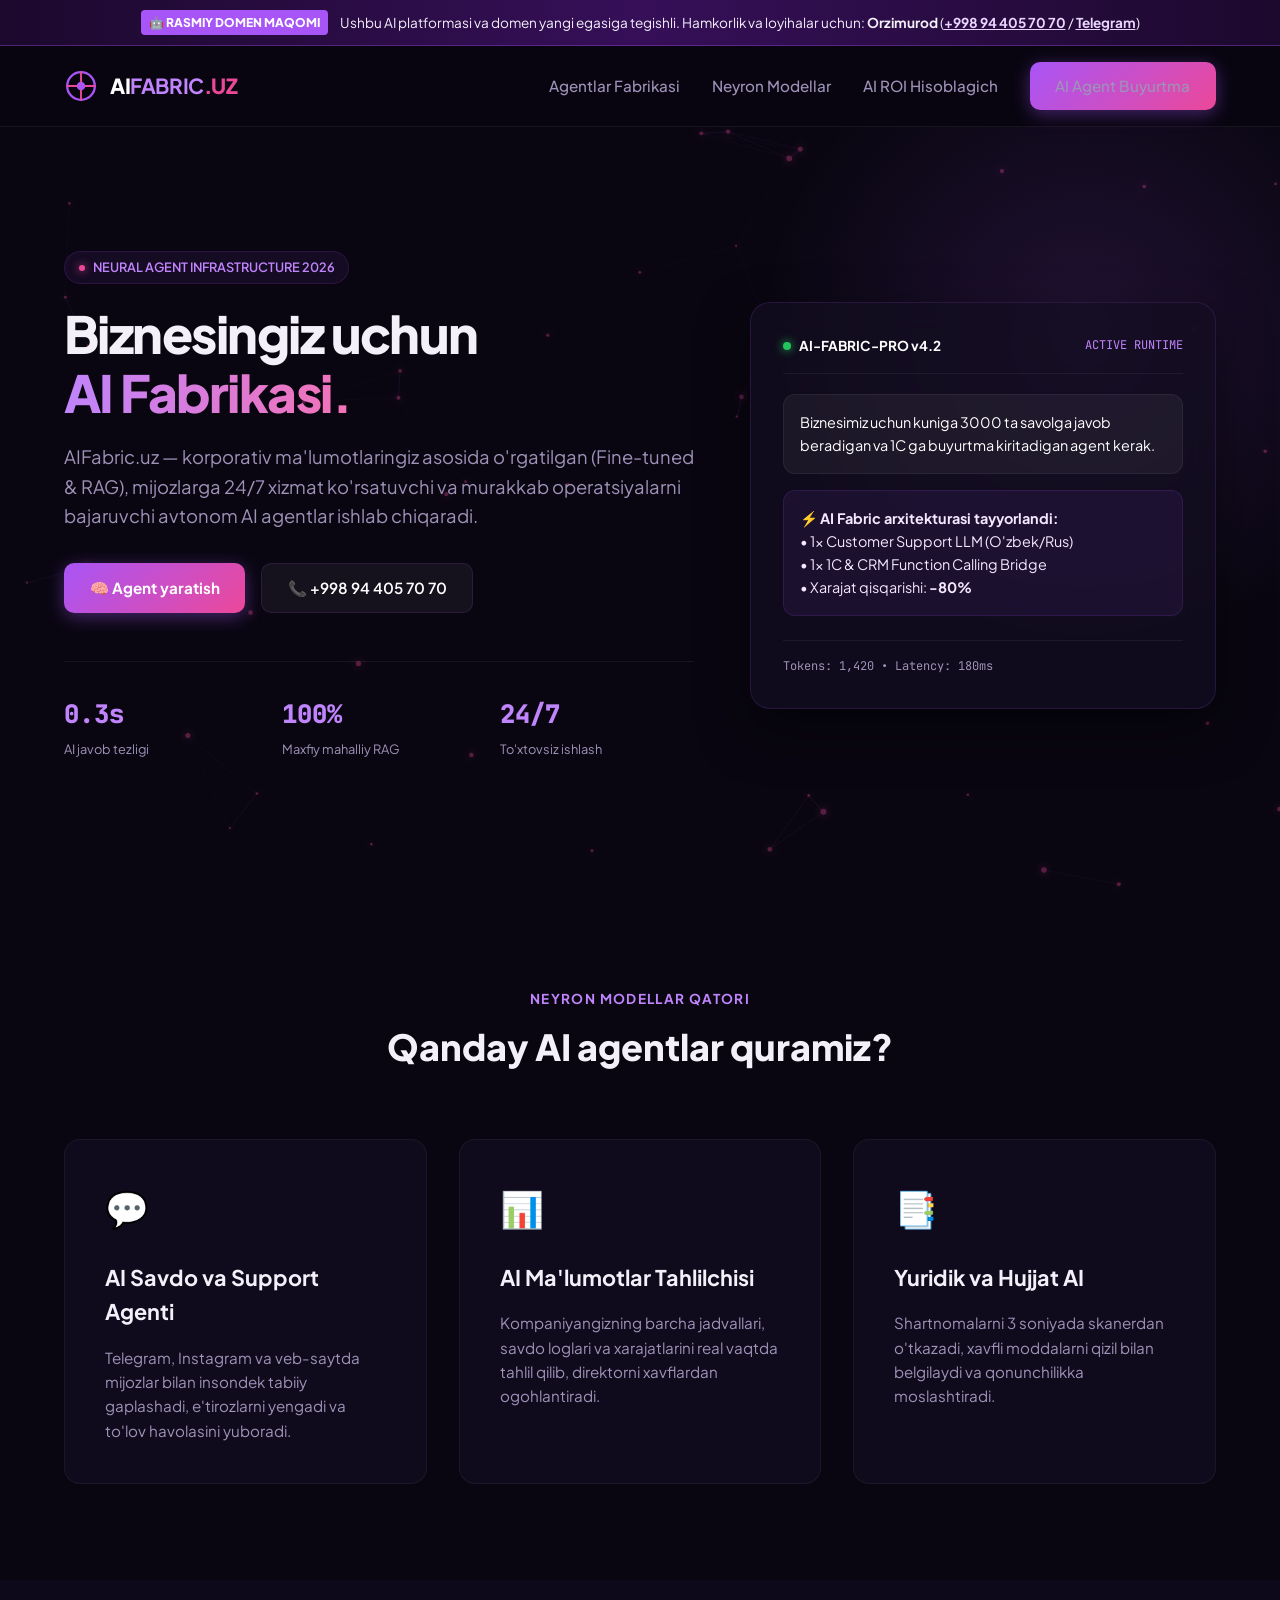
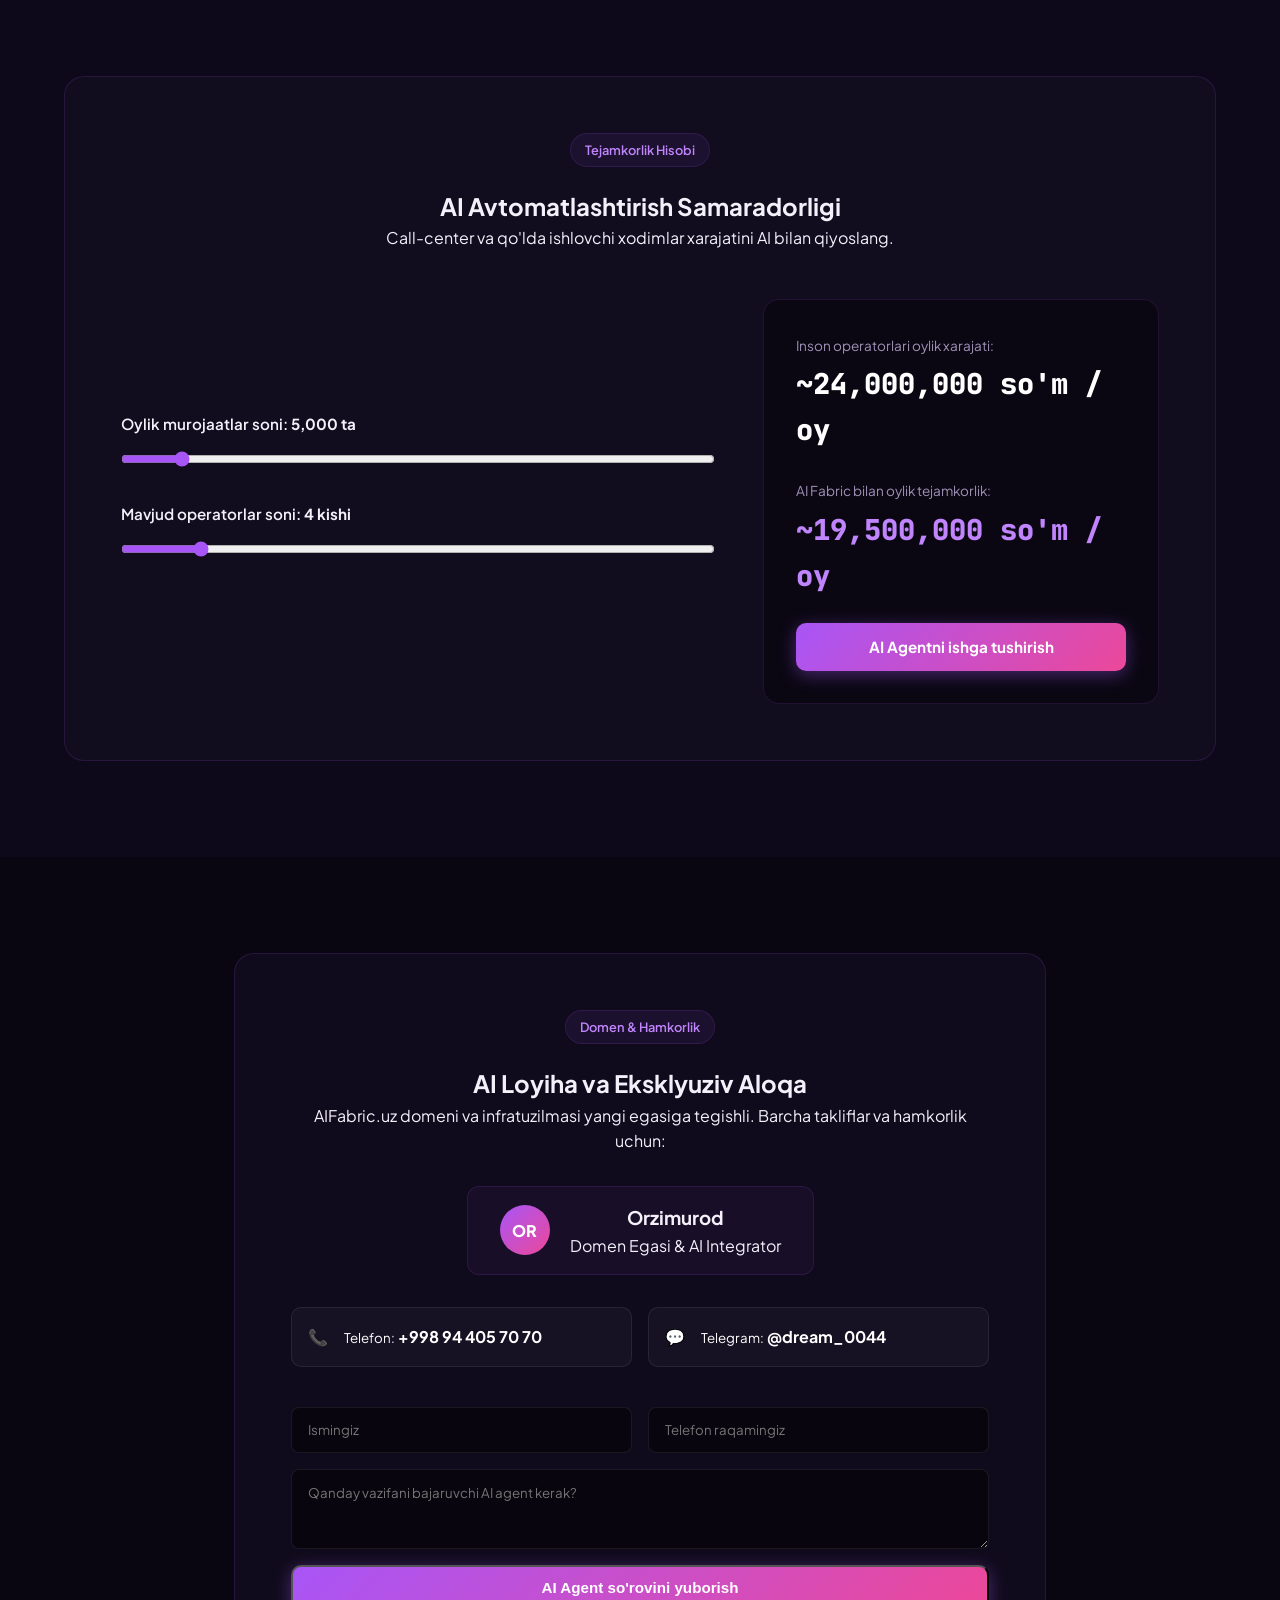
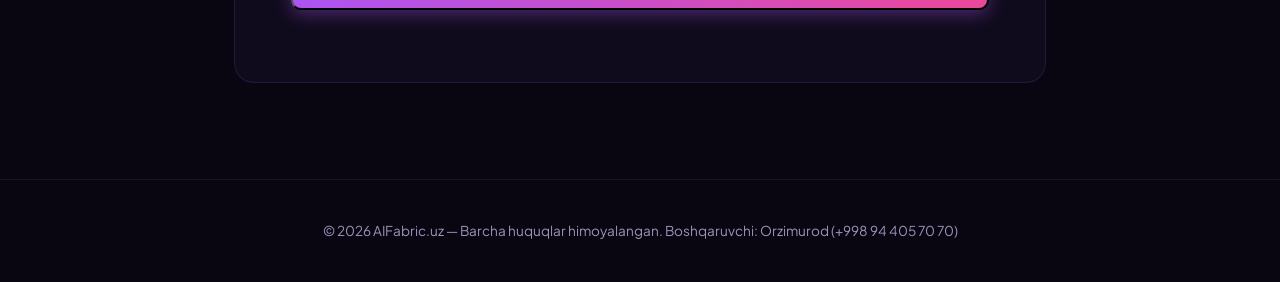
<file: aifabric.uz/index.html>
<!DOCTYPE html>
<html lang="uz">
<head>
  <meta charset="utf-8" />
  <meta name="viewport" content="width=device-width, initial-scale=1" />
  <title>AIFabric.uz — Generativ AI va Avtonom Neyron Agentlar Fabrikasi</title>
  <meta name="description" content="AIFabric.uz — korxona va startaplar uchun LLM, RAG, avtonom agentlar va maxsus neyrotarmoqlar ishlab chiqaruvchi platforma." />
  <meta name="theme-color" content="#0A0614" />
  <link rel="canonical" href="https://aifabric.uz/" />
  <link rel="preconnect" href="https://fonts.googleapis.com" />
  <link rel="preconnect" href="https://fonts.gstatic.com" crossorigin />
  <link rel="stylesheet" href="https://fonts.googleapis.com/css2?family=Plus+Jakarta+Sans:wght@400;500;600;700;800&family=JetBrains+Mono:wght@400;600&display=swap" />
  <link rel="stylesheet" href="css/style.css" />
  <script type="application/ld+json">
  {
    "@context": "https://schema.org",
    "@graph": [
      {
        "@type": "Organization",
        "@id": "https://aifabric.uz/#org",
        "name": "AI Fabric Uzbekistan",
        "url": "https://aifabric.uz/",
        "telephone": "+998944057070",
        "founder": {
          "@type": "Person",
          "name": "Orzimurod"
        },
        "description": "Generative AI and Autonomous Agent Factory."
      }
    ]
  }
  </script>
</head>
<body>
  <!-- Domen va Aloqa Maxsus Banneri -->
  <div class="owner-banner">
    <div class="wrap owner-banner__inner">
      <span class="owner-banner__tag">🤖 RASMIY DOMEN MAQOMI</span>
      <p class="owner-banner__text">
        Ushbu AI platformasi va domen yangi egasiga tegishli. Hamkorlik va loyihalar uchun: 
        <strong>Orzimurod</strong> (<a href="tel:+998944057070">+998 94 405 70 70</a> / <a href="https://t.me/dream_0044" target="_blank">Telegram</a>)
      </p>
    </div>
  </div>

  <header class="nav" id="nav">
    <div class="wrap nav__inner">
      <a class="brand" href="#hero">
        <div class="brand__icon">
          <svg viewBox="0 0 32 32" fill="none">
            <circle cx="16" cy="16" r="13" stroke="url(#aiGrad)" stroke-width="2.2"/>
            <circle cx="16" cy="16" r="4" fill="#A855F7"/>
            <path d="M16 3V12M16 20V29M3 16H12M20 16H29" stroke="#EC4899" stroke-width="1.8" stroke-linecap="round"/>
            <defs>
              <linearGradient id="aiGrad" x1="0" y1="0" x2="32" y2="32">
                <stop offset="0%" stop-color="#A855F7"/>
                <stop offset="100%" stop-color="#EC4899"/>
              </linearGradient>
            </defs>
          </svg>
        </div>
        <span class="brand__text">AI<strong class="text-purple">FABRIC</strong><span class="brand__dot">.UZ</span></span>
      </a>

      <nav class="nav__links" id="nav-menu">
        <a href="#fabrika">Agentlar Fabrikasi</a>
        <a href="#modellar">Neyron Modellar</a>
        <a href="#kalkulyator">AI ROI Hisoblagich</a>
        <a href="#aloqa" class="btn btn--purple">AI Agent Buyurtma</a>
      </nav>

      <button class="nav__toggle" id="nav-toggle" aria-label="Menyu">
        <span></span><span></span><span></span>
      </button>
    </div>
  </header>

  <main id="main">
    <!-- HERO SECTION -->
    <section class="hero" id="hero">
      <canvas class="hero__canvas" id="mesh-canvas"></canvas>
      <div class="hero__glow"></div>

      <div class="wrap hero__grid">
        <div class="hero__copy">
          <div class="badge">
            <span class="dot"></span> NEURAL AGENT INFRASTRUCTURE 2026
          </div>
          <h1>
            Biznesingiz uchun <br/>
            <span class="purple-gradient">AI Fabrikasi.</span>
          </h1>
          <p class="lead">
            AIFabric.uz — korporativ ma'lumotlaringiz asosida o'rgatilgan (Fine-tuned & RAG),
            mijozlarga 24/7 xizmat ko'rsatuvchi va murakkab operatsiyalarni bajaruvchi avtonom AI agentlar ishlab chiqaradi.
          </p>
          <div class="hero__actions">
            <a href="#fabrika" class="btn btn--purple">🧠 Agent yaratish</a>
            <a href="tel:+998944057070" class="btn btn--glass">📞 +998 94 405 70 70</a>
          </div>

          <div class="hero__stats">
            <div class="stat-box">
              <span class="s-val">0.3s</span>
              <span class="s-lbl">AI javob tezligi</span>
            </div>
            <div class="stat-box">
              <span class="s-val">100%</span>
              <span class="s-lbl">Maxfiy mahalliy RAG</span>
            </div>
            <div class="stat-box">
              <span class="s-val">24/7</span>
              <span class="s-lbl">To'xtovsiz ishlash</span>
            </div>
          </div>
        </div>

        <!-- Interactive AI Agent Sandbox -->
        <div class="hero__visual">
          <div class="agent-box">
            <div class="agent-head">
              <div class="agent-status">
                <span class="pulse-dot"></span>
                <strong>AI-FABRIC-PRO v4.2</strong>
              </div>
              <span class="agent-tag">ACTIVE RUNTIME</span>
            </div>
            <div class="agent-chat">
              <div class="chat-msg user">
                <p>Biznesimiz uchun kuniga 3000 ta savolga javob beradigan va 1C ga buyurtma kiritadigan agent kerak.</p>
              </div>
              <div class="chat-msg ai">
                <p>⚡ <strong>AI Fabric arxitekturasi tayyorlandi:</strong><br/>
                • 1x Customer Support LLM (O'zbek/Rus)<br/>
                • 1x 1C & CRM Function Calling Bridge<br/>
                • Xarajat qisqarishi: <strong>-80%</strong></p>
              </div>
            </div>
            <div class="agent-foot">
              <span class="token-count">Tokens: 1,420 • Latency: 180ms</span>
            </div>
          </div>
        </div>
      </div>
    </section>

    <!-- AGENTLAR FABRIKASI -->
    <section class="section" id="fabrika">
      <div class="wrap">
        <div class="section-head">
          <p class="eyebrow">Neyron Modellar Qatori</p>
          <h2>Qanday AI agentlar quramiz?</h2>
        </div>

        <div class="grid grid--3">
          <div class="card">
            <div class="card-icon">💬</div>
            <h3>AI Savdo va Support Agenti</h3>
            <p>Telegram, Instagram va veb-saytda mijozlar bilan insondek tabiiy gaplashadi, e'tirozlarni yengadi va to'lov havolasini yuboradi.</p>
          </div>
          <div class="card">
            <div class="card-icon">📊</div>
            <h3>AI Ma'lumotlar Tahlilchisi</h3>
            <p>Kompaniyangizning barcha jadvallari, savdo loglari va xarajatlarini real vaqtda tahlil qilib, direktorni xavflardan ogohlantiradi.</p>
          </div>
          <div class="card">
            <div class="card-icon">📑</div>
            <h3>Yuridik va Hujjat AI</h3>
            <p>Shartnomalarni 3 soniyada skanerdan o'tkazadi, xavfli moddalarni qizil bilan belgilaydi va qonunchilikka moslashtiradi.</p>
          </div>
        </div>
      </div>
    </section>

    <!-- KALKULYATOR -->
    <section class="section section--alt" id="kalkulyator">
      <div class="wrap">
        <div class="calc-box">
          <div class="calc-head">
            <div class="badge">Tejamkorlik Hisobi</div>
            <h2>AI Avtomatlashtirish Samaradorligi</h2>
            <p>Call-center va qo'lda ishlovchi xodimlar xarajatini AI bilan qiyoslang.</p>
          </div>

          <div class="calc-grid">
            <div class="calc-inputs">
              <div class="form-group">
                <label>Oylik murojaatlar soni: <strong id="req-val">5,000 ta</strong></label>
                <input type="range" id="req-range" min="500" max="50000" step="500" value="5000" class="range-purple" />
              </div>
              <div class="form-group">
                <label>Mavjud operatorlar soni: <strong id="op-val">4 kishi</strong></label>
                <input type="range" id="op-range" min="1" max="25" step="1" value="4" class="range-purple" />
              </div>
            </div>

            <div class="calc-res">
              <div class="c-item">
                <span>Inson operatorlari oylik xarajati:</span>
                <div class="c-val" id="human-cost">~24,000,000 so'm</div>
              </div>
              <div class="c-item">
                <span>AI Fabric bilan oylik tejamkorlik:</span>
                <div class="c-val c-val--purple" id="ai-saved">~19,200,000 so'm / oy</div>
              </div>
              <a href="#aloqa" class="btn btn--purple btn--block">AI Agentni ishga tushirish</a>
            </div>
          </div>
        </div>
      </div>
    </section>

    <!-- ALOQA VA BOSHQARUV -->
    <section class="section" id="aloqa">
      <div class="wrap wrap--narrow">
        <div class="contact-card">
          <div class="badge">Domen & Hamkorlik</div>
          <h2>AI Loyiha va Eksklyuziv Aloqa</h2>
          <p>
            AIFabric.uz domeni va infratuzilmasi yangi egasiga tegishli. Barcha takliflar va hamkorlik uchun:
          </p>

          <div class="owner-badge">
            <div class="avatar-box">OR</div>
            <div>
              <h3>Orzimurod</h3>
              <p>Domen Egasi & AI Integrator</p>
            </div>
          </div>

          <div class="contact-grid">
            <a href="tel:+998944057070" class="c-btn">
              <span>📞</span>
              <div>
                <small>Telefon:</small>
                <strong>+998 94 405 70 70</strong>
              </div>
            </a>
            <a href="https://t.me/dream_0044" target="_blank" class="c-btn">
              <span>💬</span>
              <div>
                <small>Telegram:</small>
                <strong>@dream_0044</strong>
              </div>
            </a>
          </div>

          <form class="lead-form" id="ai-form">
            <div class="form-row">
              <input type="text" placeholder="Ismingiz" required class="f-input" id="aiName" />
              <input type="tel" placeholder="Telefon raqamingiz" required class="f-input" id="aiPhone" />
            </div>
            <textarea placeholder="Qanday vazifani bajaruvchi AI agent kerak?" rows="3" class="f-input" id="aiMsg"></textarea>
            <button type="submit" class="btn btn--purple btn--block">AI Agent so'rovini yuborish</button>
            <div id="aiStatus" class="form-status"></div>
          </form>
        </div>
      </div>
    </section>
  </main>

  <footer class="footer">
    <div class="wrap">
      <p>© 2026 AIFabric.uz — Barcha huquqlar himoyalangan. Boshqaruvchi: Orzimurod (+998 94 405 70 70)</p>
    </div>
  </footer>

  <script src="js/app.js"></script>
</body>
</html>
</file>
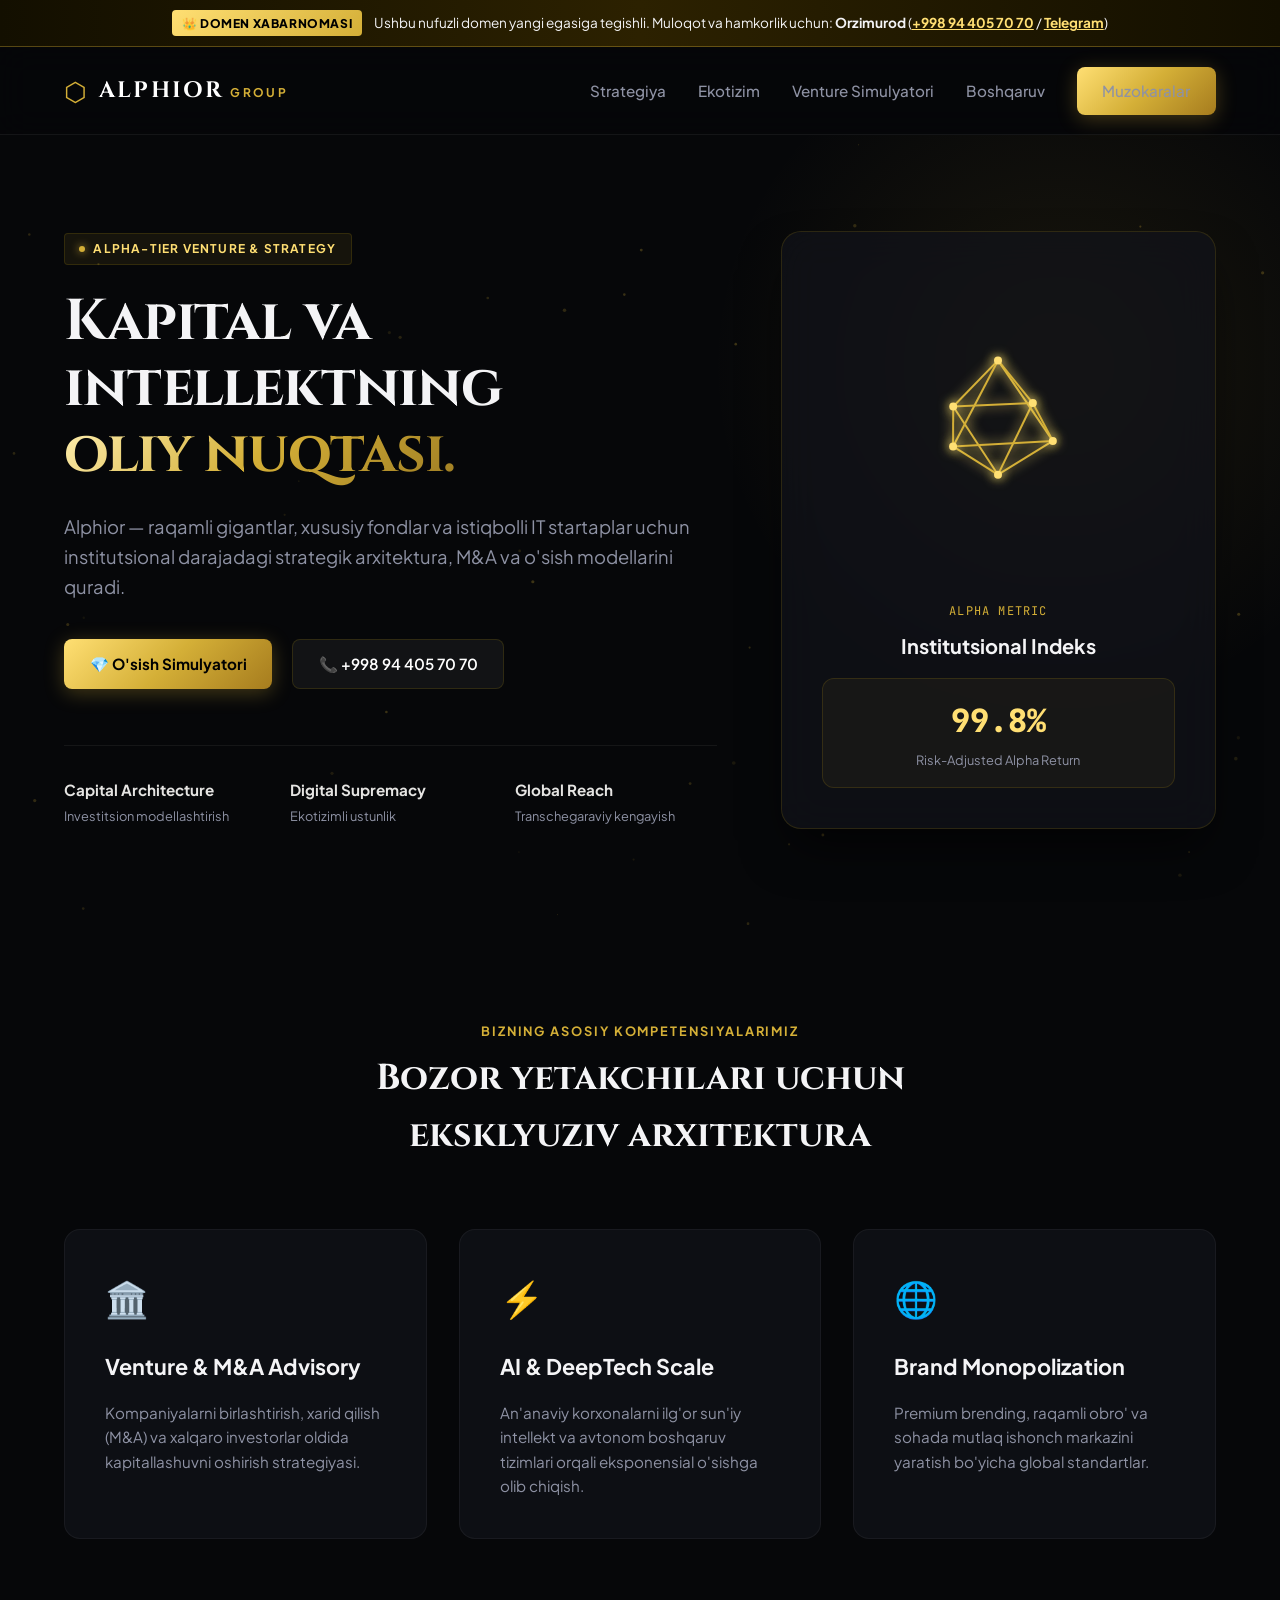
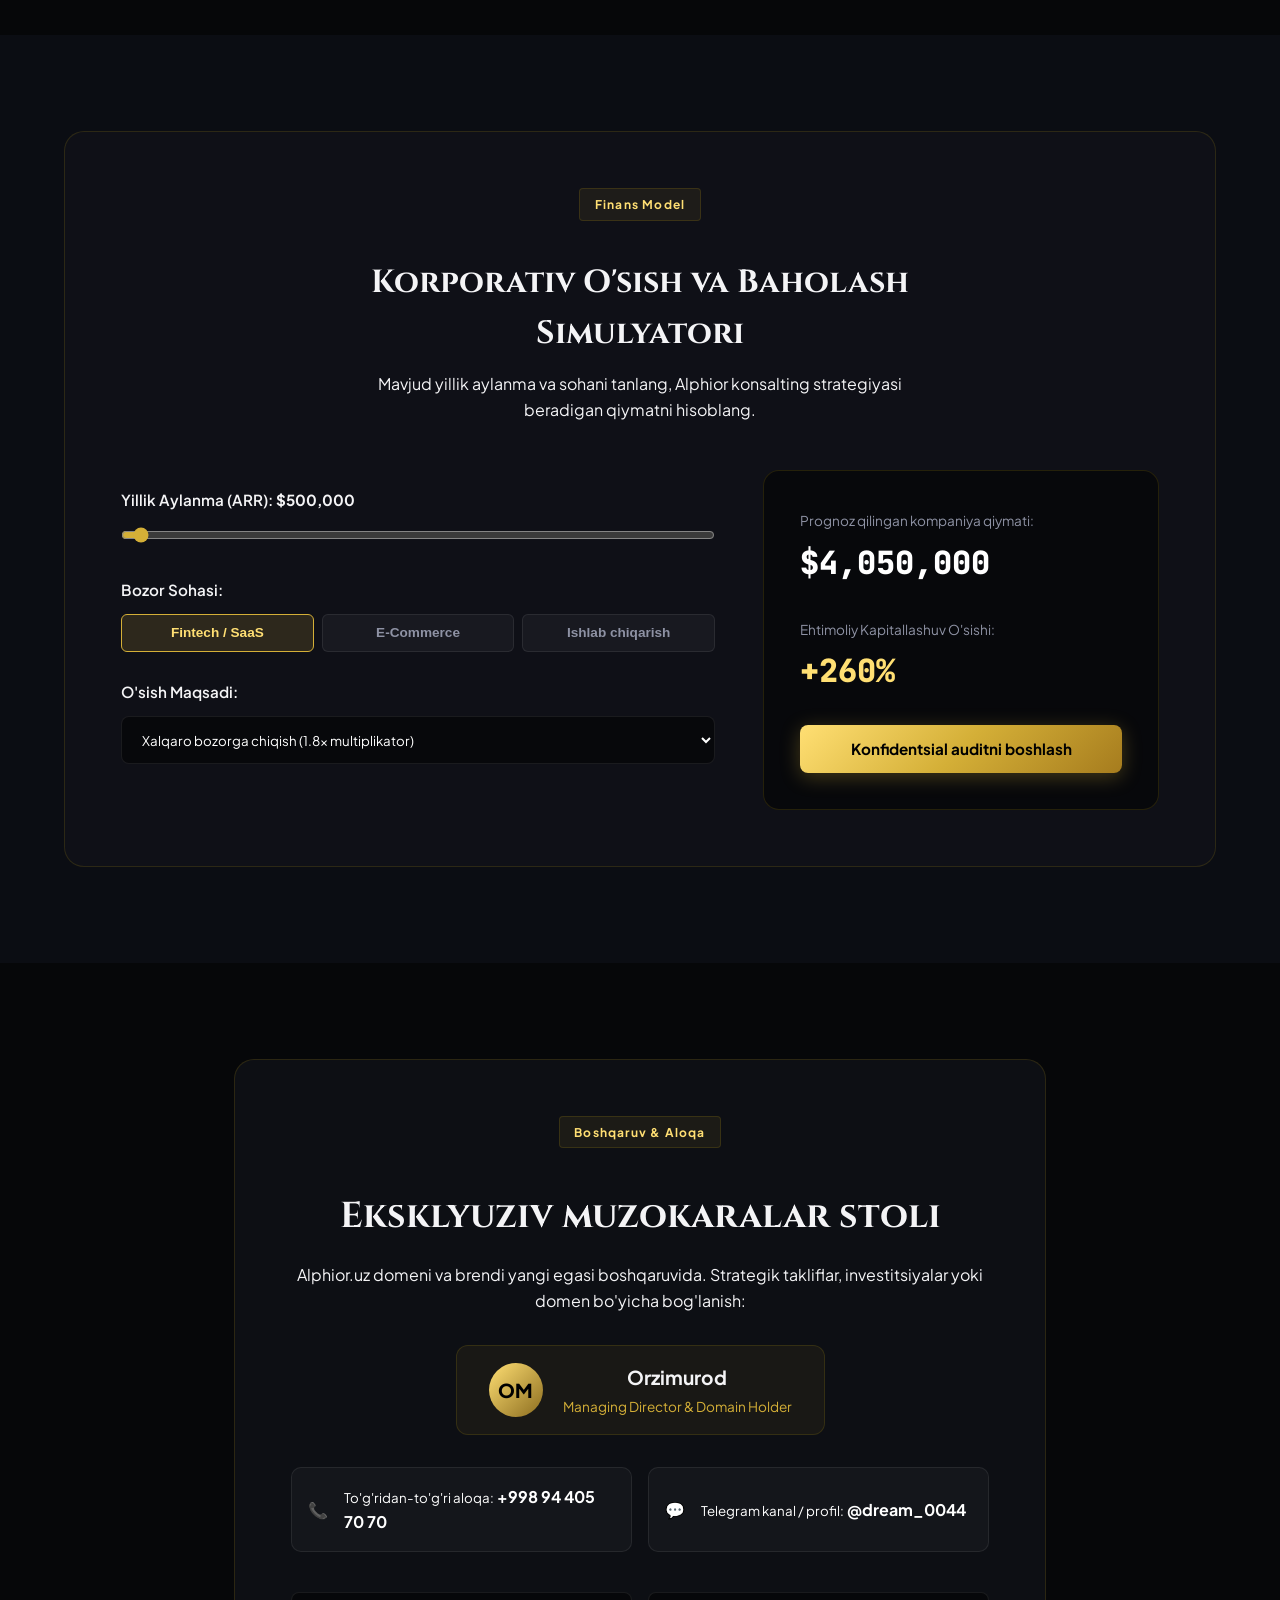
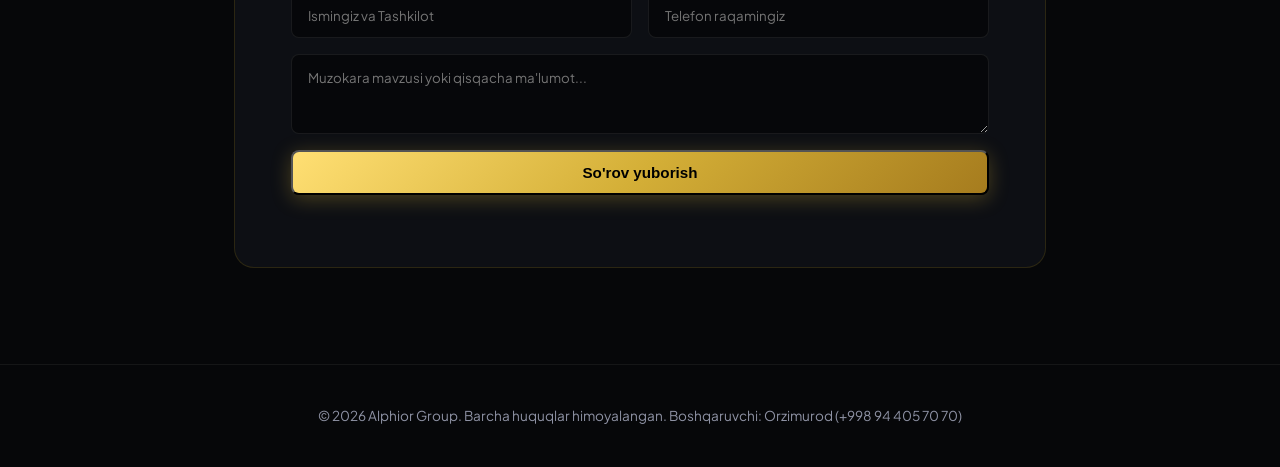
<file: alphior.uz/index.html>
<!DOCTYPE html>
<html lang="uz">
<head>
  <meta charset="utf-8" />
  <meta name="viewport" content="width=device-width, initial-scale=1" />
  <title>Alphior Group — Eksklyuziv Digital Konsalting va Venture Arxitekturasi</title>
  <meta name="description" content="Alphior — yuqori texnologiyali bizneslar, venchur loyihalar va raqamli transformatsiyani boshqaruvchi premium konsalting guruhi." />
  <meta name="theme-color" content="#070709" />
  <link rel="canonical" href="https://alphior.uz/" />
  <link rel="preconnect" href="https://fonts.googleapis.com" />
  <link rel="preconnect" href="https://fonts.gstatic.com" crossorigin />
  <link rel="stylesheet" href="https://fonts.googleapis.com/css2?family=Plus+Jakarta+Sans:wght@400;500;600;700;800&family=Cinzel:wght@600;700;900&family=JetBrains+Mono:wght@400;600&display=swap" />
  <link rel="stylesheet" href="css/style.css" />
  <script type="application/ld+json">
  {
    "@context": "https://schema.org",
    "@graph": [
      {
        "@type": "Organization",
        "@id": "https://alphior.uz/#org",
        "name": "Alphior Group",
        "url": "https://alphior.uz/",
        "telephone": "+998944057070",
        "founder": {
          "@type": "Person",
          "name": "Orzimurod"
        },
        "description": "Premium Digital & Venture Consulting."
      }
    ]
  }
  </script>
</head>
<body>
  <!-- Domen va Aloqa Maxsus Banneri -->
  <div class="owner-banner">
    <div class="wrap owner-banner__inner">
      <span class="owner-banner__tag">👑 DOMEN XABARNOMASI</span>
      <p class="owner-banner__text">
        Ushbu nufuzli domen yangi egasiga tegishli. Muloqot va hamkorlik uchun: 
        <strong>Orzimurod</strong> (<a href="tel:+998944057070">+998 94 405 70 70</a> / <a href="https://t.me/dream_0044" target="_blank">Telegram</a>)
      </p>
    </div>
  </div>

  <header class="nav" id="nav">
    <div class="wrap nav__inner">
      <a class="brand" href="#hero">
        <div class="brand__logo">⬡</div>
        <span class="brand__text">ALPHIOR<span class="brand__sub">GROUP</span></span>
      </a>

      <nav class="nav__links" id="nav-menu">
        <a href="#strategiya">Strategiya</a>
        <a href="#ekotizim">Ekotizim</a>
        <a href="#simulator">Venture Simulyatori</a>
        <a href="#jamoa">Boshqaruv</a>
        <a href="#aloqa" class="btn btn--gold">Muzokaralar</a>
      </nav>

      <button class="nav__toggle" id="nav-toggle" aria-label="Menyu">
        <span></span><span></span><span></span>
      </button>
    </div>
  </header>

  <main id="main">
    <!-- HERO SECTION -->
    <section class="hero" id="hero">
      <canvas class="hero__canvas" id="gold-canvas"></canvas>
      <div class="hero__glow"></div>

      <div class="wrap hero__grid">
        <div class="hero__copy">
          <div class="badge">
            <span class="dot"></span> ALPHA-TIER VENTURE & STRATEGY
          </div>
          <h1>
            Kapital va intellektning <br/>
            <span class="gold-gradient">oliy nuqtasi.</span>
          </h1>
          <p class="lead">
            Alphior — raqamli gigantlar, xususiy fondlar va istiqbolli IT startaplar uchun
            institutsional darajadagi strategik arxitektura, M&A va o'sish modellarini quradi.
          </p>
          <div class="hero__actions">
            <a href="#simulator" class="btn btn--gold">💎 O'sish Simulyatori</a>
            <a href="tel:+998944057070" class="btn btn--glass">📞 +998 94 405 70 70</a>
          </div>

          <div class="hero__pillars">
            <div class="pillar">
              <span class="pillar-title">Capital Architecture</span>
              <span class="pillar-sub">Investitsion modellashtirish</span>
            </div>
            <div class="pillar">
              <span class="pillar-title">Digital Supremacy</span>
              <span class="pillar-sub">Ekotizimli ustunlik</span>
            </div>
            <div class="pillar">
              <span class="pillar-title">Global Reach</span>
              <span class="pillar-sub">Transchegaraviy kengayish</span>
            </div>
          </div>
        </div>

        <!-- 3D Polyhedron Visualizer -->
        <div class="hero__visual">
          <div class="poly-card">
            <div class="poly-canvas-wrap">
              <canvas id="poly-canvas" width="300" height="300"></canvas>
            </div>
            <div class="poly-info">
              <span class="poly-tag">ALPHA METRIC</span>
              <h4>Institutsional Indeks</h4>
              <div class="poly-stat">
                <span class="p-num">99.8%</span>
                <span class="p-lbl">Risk-Adjusted Alpha Return</span>
              </div>
            </div>
          </div>
        </div>
      </div>
    </section>

    <!-- STRATEGIYA & YO'NALISHLAR -->
    <section class="section" id="strategiya">
      <div class="wrap">
        <div class="section-head">
          <p class="eyebrow">Bizning Asosiy Kompetensiyalarimiz</p>
          <h2>Bozor yetakchilari uchun eksklyuziv arxitektura</h2>
        </div>

        <div class="grid grid--3">
          <div class="card">
            <div class="card__icon">🏛️</div>
            <h3>Venture & M&A Advisory</h3>
            <p>Kompaniyalarni birlashtirish, xarid qilish (M&A) va xalqaro investorlar oldida kapitallashuvni oshirish strategiyasi.</p>
          </div>
          <div class="card">
            <div class="card__icon">⚡</div>
            <h3>AI & DeepTech Scale</h3>
            <p>An'anaviy korxonalarni ilg'or sun'iy intellekt va avtonom boshqaruv tizimlari orqali eksponensial o'sishga olib chiqish.</p>
          </div>
          <div class="card">
            <div class="card__icon">🌐</div>
            <h3>Brand Monopolization</h3>
            <p>Premium brending, raqamli obro' va sohada mutlaq ishonch markazini yaratish bo'yicha global standartlar.</p>
          </div>
        </div>
      </div>
    </section>

    <!-- INTERAKTIV VENTURE O'SISH SIMULYATORI -->
    <section class="section section--alt" id="simulator">
      <div class="wrap">
        <div class="sim-box">
          <div class="sim-head">
            <div class="badge">Finans Model</div>
            <h2>Korporativ O'sish va Baholash Simulyatori</h2>
            <p>Mavjud yillik aylanma va sohani tanlang, Alphior konsalting strategiyasi beradigan qiymatni hisoblang.</p>
          </div>

          <div class="sim-grid">
            <div class="sim-inputs">
              <div class="form-group">
                <label>Yillik Aylanma (ARR): <strong id="arr-val">$500,000</strong></label>
                <input type="range" id="arr-range" min="100000" max="20000000" step="100000" value="500000" class="range-gold" />
              </div>

              <div class="form-group">
                <label>Bozor Sohasi:</label>
                <div class="toggle-group" id="sector-toggle">
                  <button type="button" class="btn-toggle active" data-mult="4.5">Fintech / SaaS</button>
                  <button type="button" class="btn-toggle" data-mult="3.2">E-Commerce</button>
                  <button type="button" class="btn-toggle" data-mult="2.8">Ishlab chiqarish</button>
                </div>
              </div>

              <div class="form-group">
                <label>O'sish Maqsadi:</label>
                <select id="growth-target" class="form-select">
                  <option value="1.8">Xalqaro bozorga chiqish (1.8x multiplikator)</option>
                  <option value="2.5">AI Transformatsiyasi va Monopoliya (2.5x multiplikator)</option>
                  <option value="1.4">Operatsion xarajatlarni qisqartirish</option>
                </select>
              </div>
            </div>

            <div class="sim-output">
              <div class="out-item">
                <span>Prognoz qilingan kompaniya qiymati:</span>
                <div class="out-val" id="valuation-val">$2,250,000</div>
              </div>
              <div class="out-item">
                <span>Ehtimoliy Kapitallashuv O'sishi:</span>
                <div class="out-val out-val--gold" id="growth-val">+350%</div>
              </div>
              <a href="#aloqa" class="btn btn--gold btn--block">Konfidentsial auditni boshlash</a>
            </div>
          </div>
        </div>
      </div>
    </section>

    <!-- ALOQA VA BOSHQARUV -->
    <section class="section" id="aloqa">
      <div class="wrap wrap--narrow">
        <div class="contact-box">
          <div class="badge">Boshqaruv & Aloqa</div>
          <h2>Eksklyuziv muzokaralar stoli</h2>
          <p>
            Alphior.uz domeni va brendi yangi egasi boshqaruvida. Strategik takliflar,
            investitsiyalar yoki domen bo'yicha bog'lanish:
          </p>

          <div class="executive-card">
            <div class="exec-avatar">OM</div>
            <div class="exec-info">
              <h3>Orzimurod</h3>
              <p>Managing Director & Domain Holder</p>
            </div>
          </div>

          <div class="contact-methods">
            <a href="tel:+998944057070" class="method-card">
              <span class="m-icon">📞</span>
              <div>
                <small>To'g'ridan-to'g'ri aloqa:</small>
                <strong>+998 94 405 70 70</strong>
              </div>
            </a>
            <a href="https://t.me/dream_0044" target="_blank" class="method-card">
              <span class="m-icon">💬</span>
              <div>
                <small>Telegram kanal / profil:</small>
                <strong>@dream_0044</strong>
              </div>
            </a>
          </div>

          <form class="vip-form" id="alphior-form">
            <div class="form-row">
              <input type="text" placeholder="Ismingiz va Tashkilot" required class="vip-input" id="aName" />
              <input type="tel" placeholder="Telefon raqamingiz" required class="vip-input" id="aPhone" />
            </div>
            <textarea placeholder="Muzokara mavzusi yoki qisqacha ma'lumot..." rows="3" class="vip-input" id="aMsg"></textarea>
            <button type="submit" class="btn btn--gold btn--block">So'rov yuborish</button>
            <div id="aStatus" class="form-status"></div>
          </form>
        </div>
      </div>
    </section>
  </main>

  <footer class="footer">
    <div class="wrap">
      <p>© 2026 Alphior Group. Barcha huquqlar himoyalangan. Boshqaruvchi: Orzimurod (+998 94 405 70 70)</p>
    </div>
  </footer>

  <script src="js/app.js"></script>
</body>
</html>
</file>
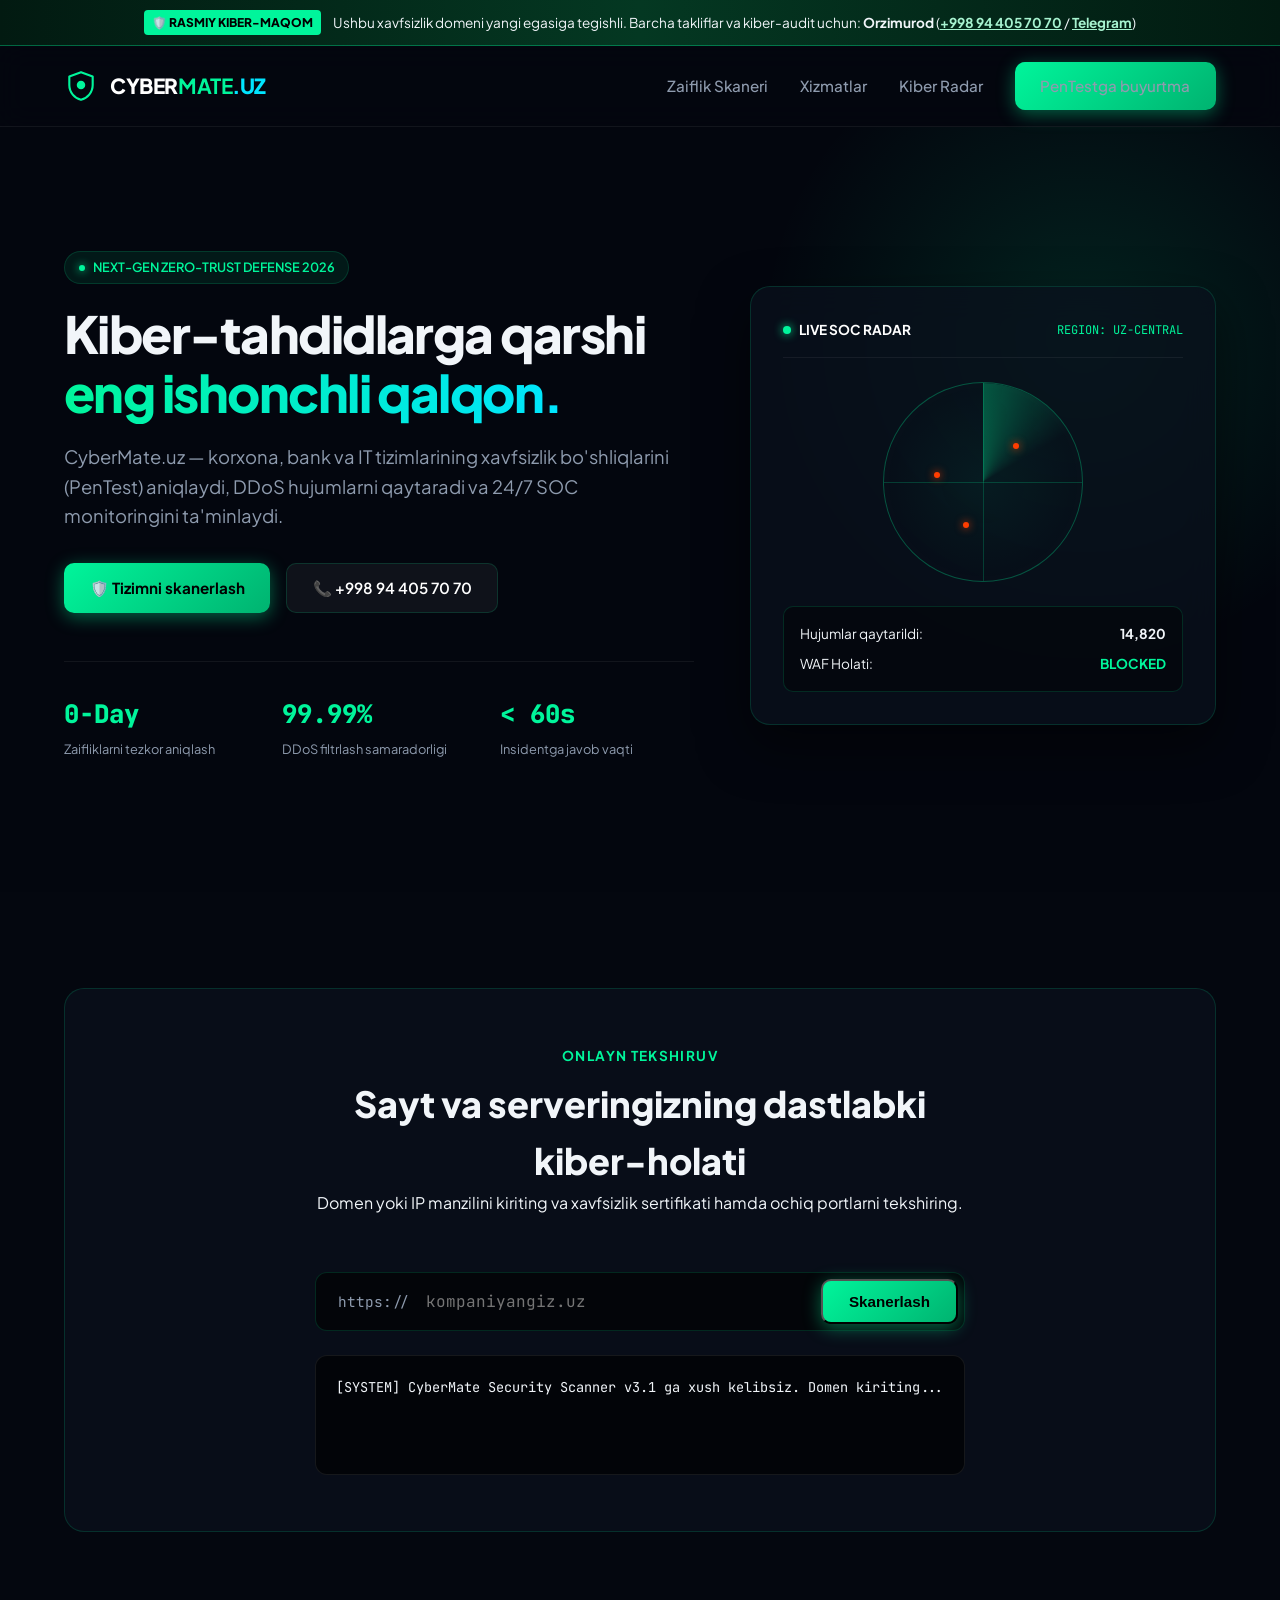
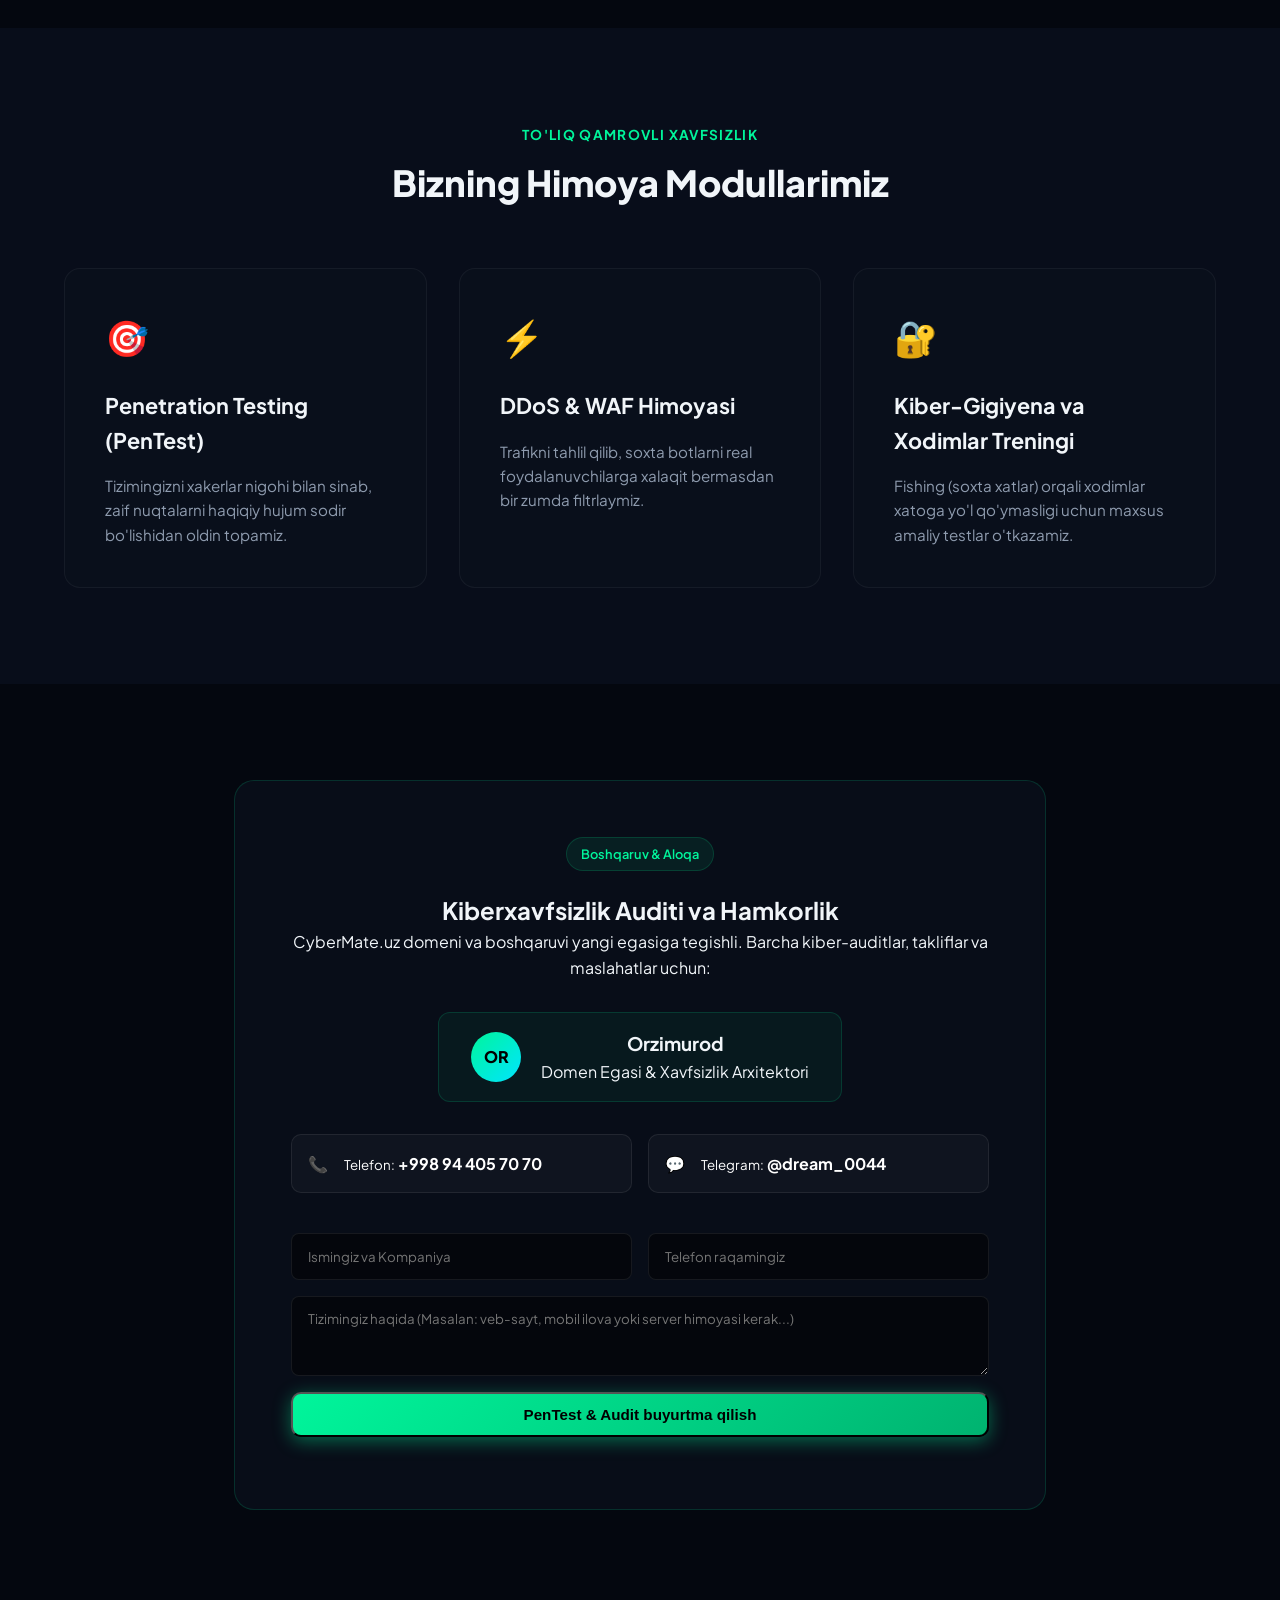
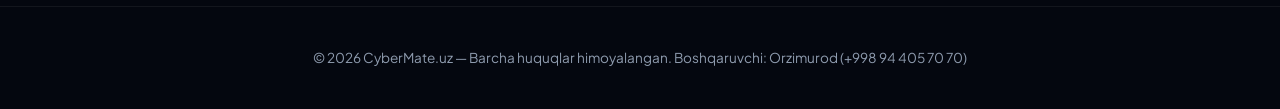
<file: cybermate.uz/index.html>
<!DOCTYPE html>
<html lang="uz">
<head>
  <meta charset="utf-8" />
  <meta name="viewport" content="width=device-width, initial-scale=1" />
  <title>CyberMate.uz — Korporativ Kiberxavfsizlik va SOC Himoya Qalqoni</title>
  <meta name="description" content="CyberMate.uz — veb-saytlar, serverlar va korporativ tarmoqlarni xakerlik hujumlari, DDoS va ma'lumotlar sizib chiqishidan 24/7 himoya qiluvchi kiber-ekotizim." />
  <meta name="theme-color" content="#050811" />
  <link rel="canonical" href="https://cybermate.uz/" />
  <link rel="preconnect" href="https://fonts.googleapis.com" />
  <link rel="preconnect" href="https://fonts.gstatic.com" crossorigin />
  <link rel="stylesheet" href="https://fonts.googleapis.com/css2?family=Plus+Jakarta+Sans:wght@400;500;600;700;800&family=JetBrains+Mono:wght@400;600;700&display=swap" />
  <link rel="stylesheet" href="css/style.css" />
  <script type="application/ld+json">
  {
    "@context": "https://schema.org",
    "@graph": [
      {
        "@type": "Organization",
        "@id": "https://cybermate.uz/#org",
        "name": "CyberMate Uzbekistan",
        "url": "https://cybermate.uz/",
        "telephone": "+998944057070",
        "founder": {
          "@type": "Person",
          "name": "Orzimurod"
        },
        "description": "Next-Gen Cybersecurity and SOC Monitoring."
      }
    ]
  }
  </script>
</head>
<body>
  <!-- Domen va Aloqa Maxsus Banneri -->
  <div class="owner-banner">
    <div class="wrap owner-banner__inner">
      <span class="owner-banner__tag">🛡️ RASMIY KIBER-MAQOM</span>
      <p class="owner-banner__text">
        Ushbu xavfsizlik domeni yangi egasiga tegishli. Barcha takliflar va kiber-audit uchun: 
        <strong>Orzimurod</strong> (<a href="tel:+998944057070">+998 94 405 70 70</a> / <a href="https://t.me/dream_0044" target="_blank">Telegram</a>)
      </p>
    </div>
  </div>

  <header class="nav" id="nav">
    <div class="wrap nav__inner">
      <a class="brand" href="#hero">
        <div class="brand__icon">
          <svg viewBox="0 0 32 32" fill="none">
            <path d="M16 3L5 7V15C5 22 10 27.5 16 29C22 27.5 27 22 27 15V7L16 3Z" stroke="#00F59B" stroke-width="2" stroke-linejoin="round"/>
            <circle cx="16" cy="15" r="4" fill="#00F59B"/>
          </svg>
        </div>
        <span class="brand__text">CYBER<strong class="text-green">MATE</strong><span class="brand__dot">.UZ</span></span>
      </a>

      <nav class="nav__links" id="nav-menu">
        <a href="#skaner">Zaiflik Skaneri</a>
        <a href="#xizmatlar">Xizmatlar</a>
        <a href="#radar">Kiber Radar</a>
        <a href="#aloqa" class="btn btn--green">PenTestga buyurtma</a>
      </nav>

      <button class="nav__toggle" id="nav-toggle" aria-label="Menyu">
        <span></span><span></span><span></span>
      </button>
    </div>
  </header>

  <main id="main">
    <!-- HERO SECTION -->
    <section class="hero" id="hero">
      <canvas class="hero__canvas" id="matrix-canvas"></canvas>
      <div class="hero__glow"></div>

      <div class="wrap hero__grid">
        <div class="hero__copy">
          <div class="badge">
            <span class="dot"></span> NEXT-GEN ZERO-TRUST DEFENSE 2026
          </div>
          <h1>
            Kiber-tahdidlarga qarshi <br/>
            <span class="green-gradient">eng ishonchli qalqon.</span>
          </h1>
          <p class="lead">
            CyberMate.uz — korxona, bank va IT tizimlarining xavfsizlik bo'shliqlarini (PenTest) aniqlaydi,
            DDoS hujumlarni qaytaradi va 24/7 SOC monitoringini ta'minlaydi.
          </p>
          <div class="hero__actions">
            <a href="#skaner" class="btn btn--green">🛡️ Tizimni skanerlash</a>
            <a href="tel:+998944057070" class="btn btn--glass">📞 +998 94 405 70 70</a>
          </div>

          <div class="hero__stats">
            <div class="stat-box">
              <span class="s-val">0-Day</span>
              <span class="s-lbl">Zaifliklarni tezkor aniqlash</span>
            </div>
            <div class="stat-box">
              <span class="s-val">99.99%</span>
              <span class="s-lbl">DDoS filtrlash samaradorligi</span>
            </div>
            <div class="stat-box">
              <span class="s-val">&lt; 60s</span>
              <span class="s-lbl">Insidentga javob vaqti</span>
            </div>
          </div>
        </div>

        <!-- 3D / Live Threat Radar Visualizer -->
        <div class="hero__visual">
          <div class="radar-card" id="radar">
            <div class="radar-head">
              <div class="radar-status">
                <span class="radar-pulse"></span>
                <strong>LIVE SOC RADAR</strong>
              </div>
              <span class="r-geo">REGION: UZ-CENTRAL</span>
            </div>
            <div class="radar-scope">
              <div class="sweep"></div>
              <div class="target t1"></div>
              <div class="target t2"></div>
              <div class="target t3"></div>
            </div>
            <div class="radar-stats">
              <div class="r-metric"><span>Hujumlar qaytarildi:</span> <strong>14,820</strong></div>
              <div class="r-metric"><span>WAF Holati:</span> <strong class="text-green">BLOCKED</strong></div>
            </div>
          </div>
        </div>
      </div>
    </section>

    <!-- ZAIFLIK SKANERI DEMO -->
    <section class="section" id="skaner">
      <div class="wrap">
        <div class="scan-box">
          <div class="section-head">
            <p class="eyebrow">Onlayn Tekshiruv</p>
            <h2>Sayt va serveringizning dastlabki kiber-holati</h2>
            <p>Domen yoki IP manzilini kiriting va xavfsizlik sertifikati hamda ochiq portlarni tekshiring.</p>
          </div>

          <div class="scan-form">
            <div class="input-wrap">
              <span class="input-prefix">https://</span>
              <input type="text" id="target-domain" placeholder="kompaniyangiz.uz" class="scan-input" />
              <button type="button" id="start-scan-btn" class="btn btn--green">Skanerlash</button>
            </div>
            <div class="scan-console" id="scan-console">
              <p class="console-line text-muted">[SYSTEM] CyberMate Security Scanner v3.1 ga xush kelibsiz. Domen kiriting...</p>
            </div>
          </div>
        </div>
      </div>
    </section>

    <!-- XIZMATLAR -->
    <section class="section section--alt" id="xizmatlar">
      <div class="wrap">
        <div class="section-head">
          <p class="eyebrow">To'liq Qamrovli Xavfsizlik</p>
          <h2>Bizning Himoya Modullarimiz</h2>
        </div>

        <div class="grid grid--3">
          <div class="card">
            <div class="card-icon">🎯</div>
            <h3>Penetration Testing (PenTest)</h3>
            <p>Tizimingizni xakerlar nigohi bilan sinab, zaif nuqtalarni haqiqiy hujum sodir bo'lishidan oldin topamiz.</p>
          </div>
          <div class="card">
            <div class="card-icon">⚡</div>
            <h3>DDoS & WAF Himoyasi</h3>
            <p>Trafikni tahlil qilib, soxta botlarni real foydalanuvchilarga xalaqit bermasdan bir zumda filtrlaymiz.</p>
          </div>
          <div class="card">
            <div class="card-icon">🔐</div>
            <h3>Kiber-Gigiyena va Xodimlar Treningi</h3>
            <p>Fishing (soxta xatlar) orqali xodimlar xatoga yo'l qo'ymasligi uchun maxsus amaliy testlar o'tkazamiz.</p>
          </div>
        </div>
      </div>
    </section>

    <!-- ALOQA VA BOSHQARUV -->
    <section class="section" id="aloqa">
      <div class="wrap wrap--narrow">
        <div class="contact-card">
          <div class="badge">Boshqaruv & Aloqa</div>
          <h2>Kiberxavfsizlik Auditi va Hamkorlik</h2>
          <p>
            CyberMate.uz domeni va boshqaruvi yangi egasiga tegishli. Barcha kiber-auditlar, takliflar va maslahatlar uchun:
          </p>

          <div class="owner-badge">
            <div class="avatar-box">OR</div>
            <div>
              <h3>Orzimurod</h3>
              <p>Domen Egasi & Xavfsizlik Arxitektori</p>
            </div>
          </div>

          <div class="contact-grid">
            <a href="tel:+998944057070" class="c-btn">
              <span>📞</span>
              <div>
                <small>Telefon:</small>
                <strong>+998 94 405 70 70</strong>
              </div>
            </a>
            <a href="https://t.me/dream_0044" target="_blank" class="c-btn">
              <span>💬</span>
              <div>
                <small>Telegram:</small>
                <strong>@dream_0044</strong>
              </div>
            </a>
          </div>

          <form class="lead-form" id="cyber-form">
            <div class="form-row">
              <input type="text" placeholder="Ismingiz va Kompaniya" required class="f-input" id="cName" />
              <input type="tel" placeholder="Telefon raqamingiz" required class="f-input" id="cPhone" />
            </div>
            <textarea placeholder="Tizimingiz haqida (Masalan: veb-sayt, mobil ilova yoki server himoyasi kerak...)" rows="3" class="f-input" id="cMsg"></textarea>
            <button type="submit" class="btn btn--green btn--block">PenTest & Audit buyurtma qilish</button>
            <div id="cStatus" class="form-status"></div>
          </form>
        </div>
      </div>
    </section>
  </main>

  <footer class="footer">
    <div class="wrap">
      <p>© 2026 CyberMate.uz — Barcha huquqlar himoyalangan. Boshqaruvchi: Orzimurod (+998 94 405 70 70)</p>
    </div>
  </footer>

  <script src="js/app.js"></script>
</body>
</html>
</file>
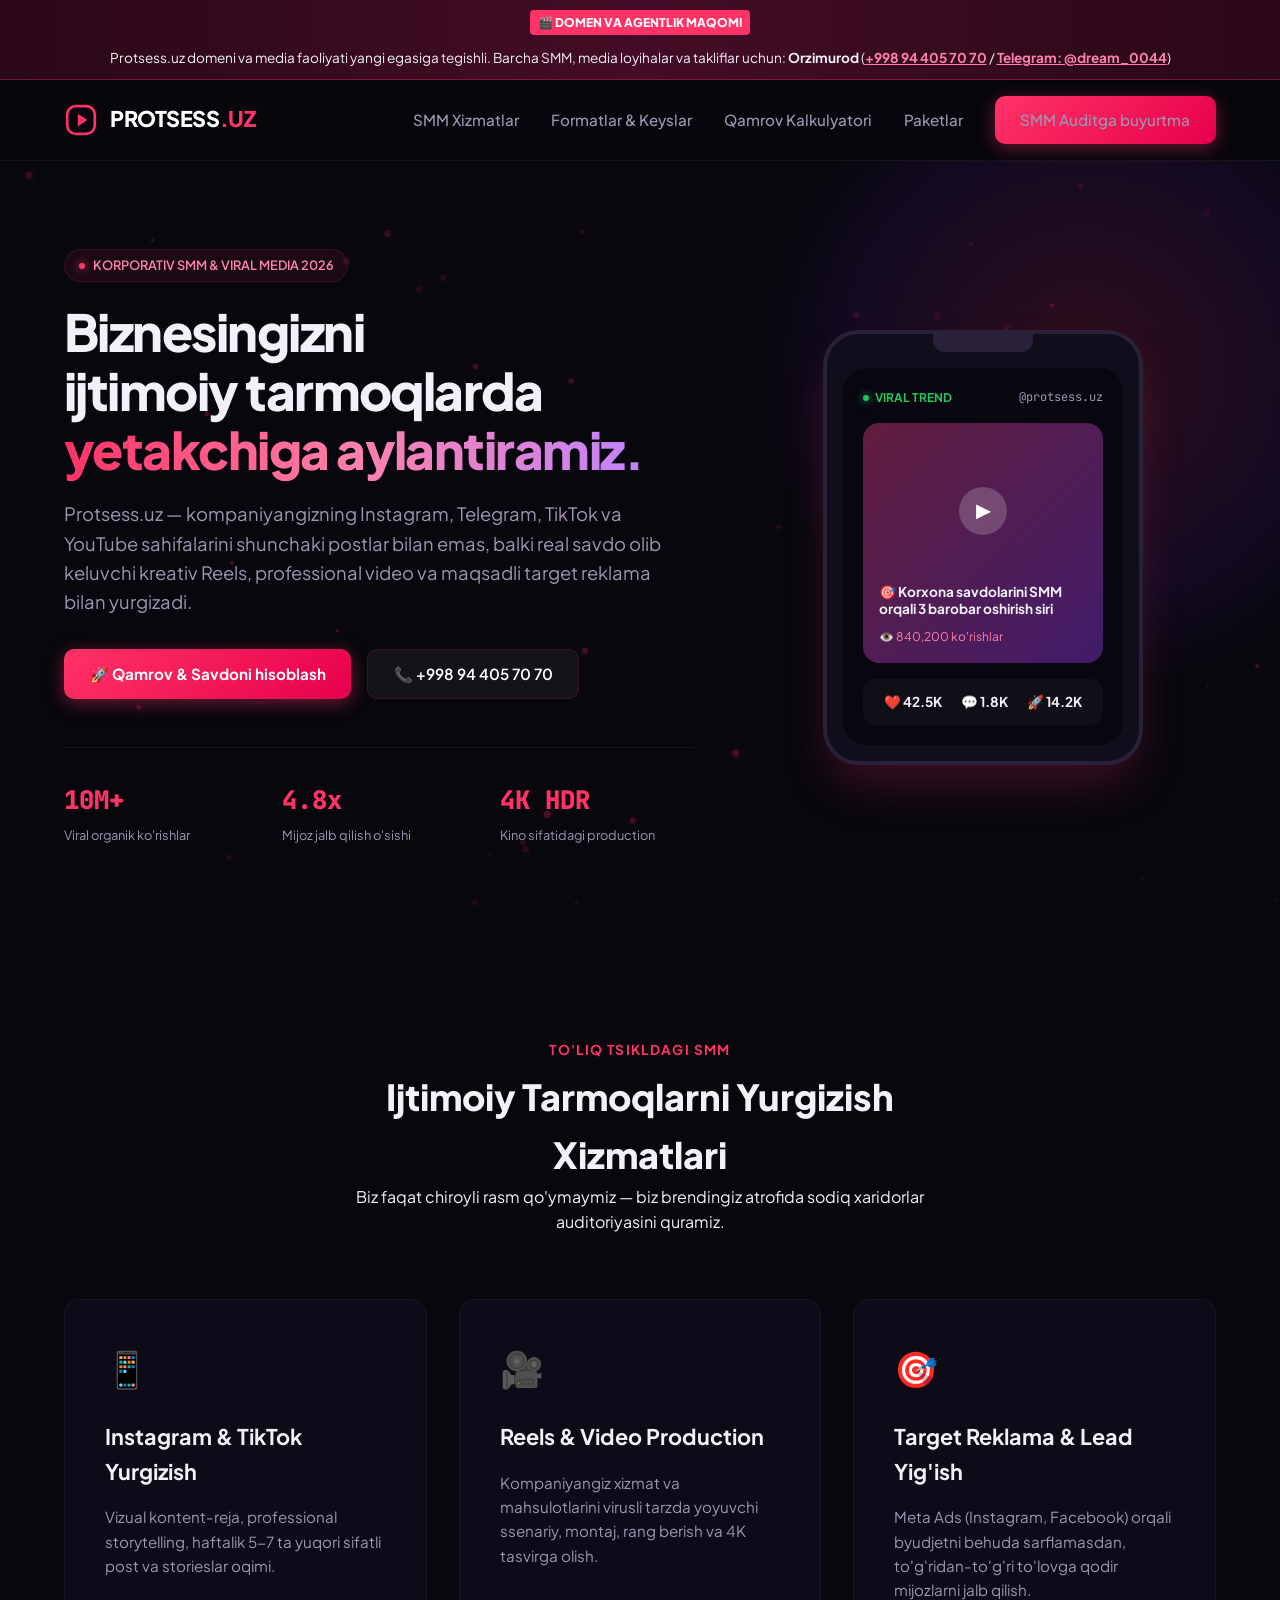
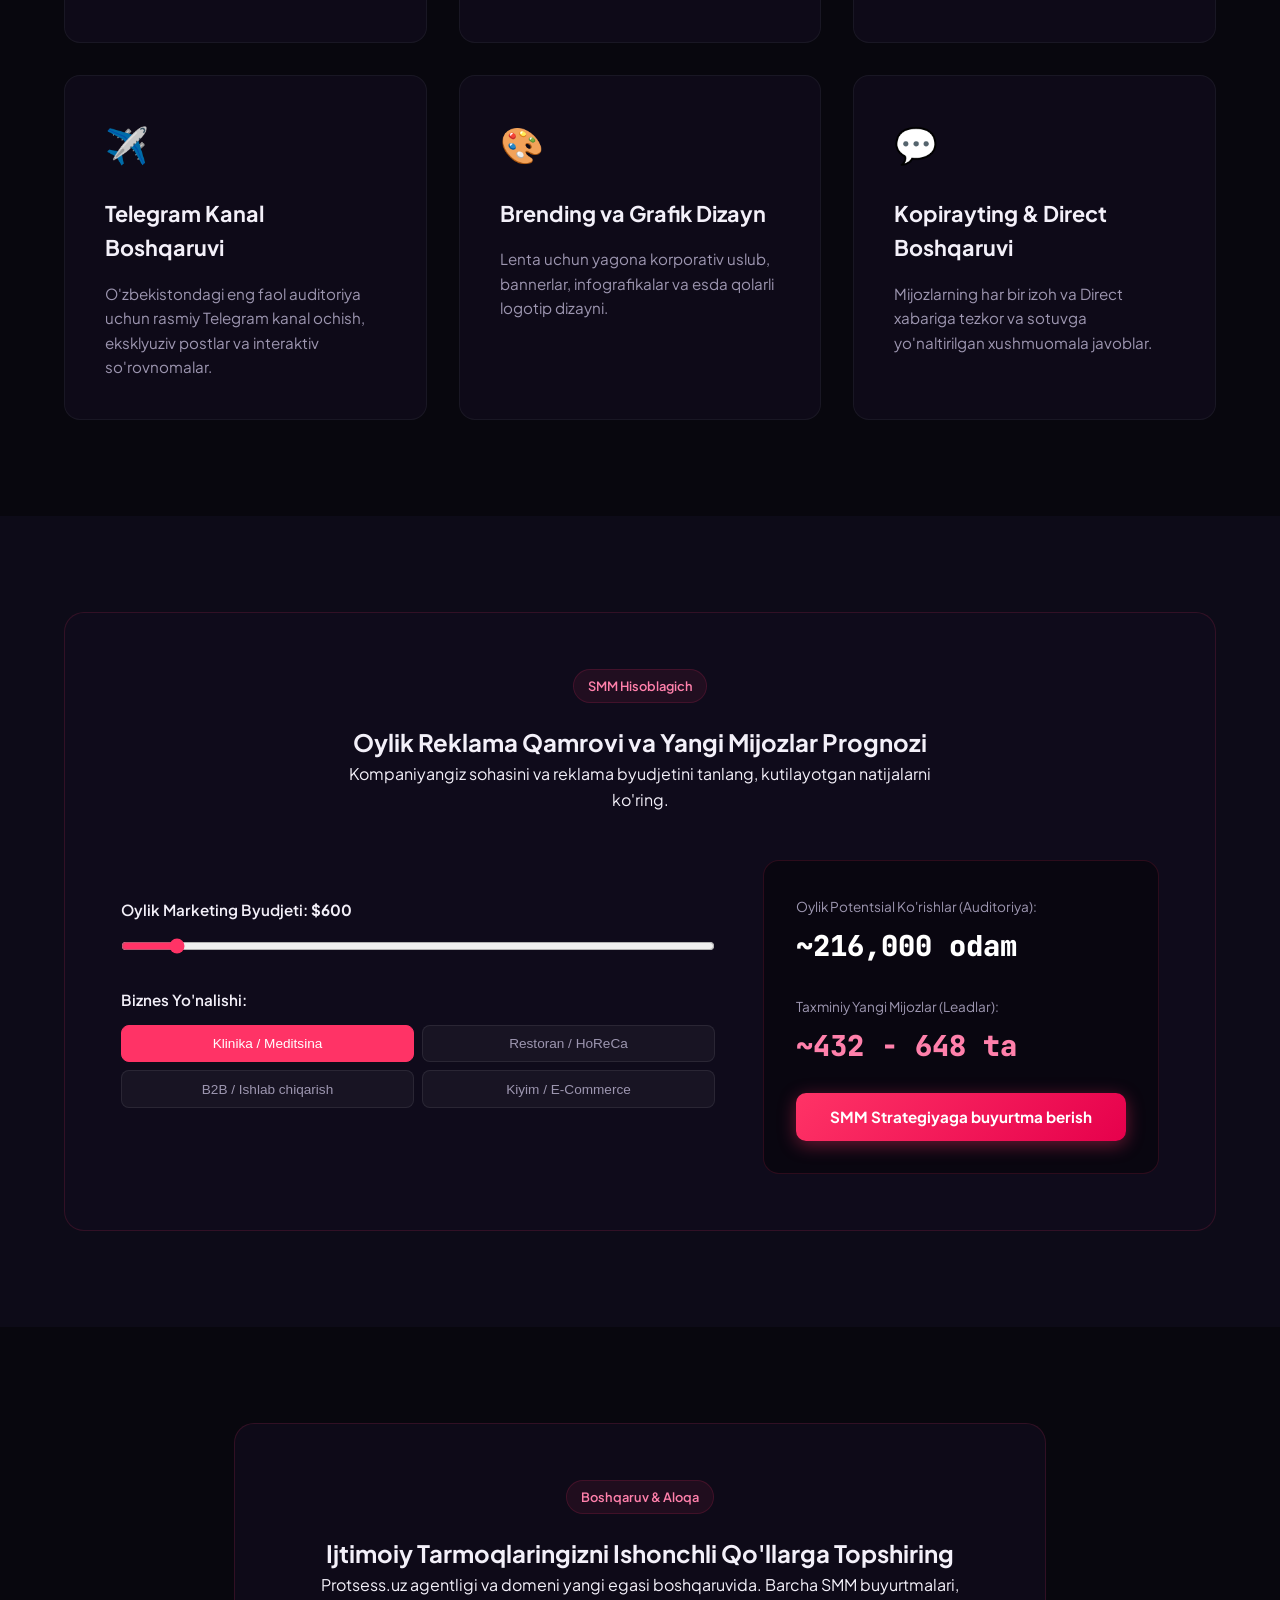
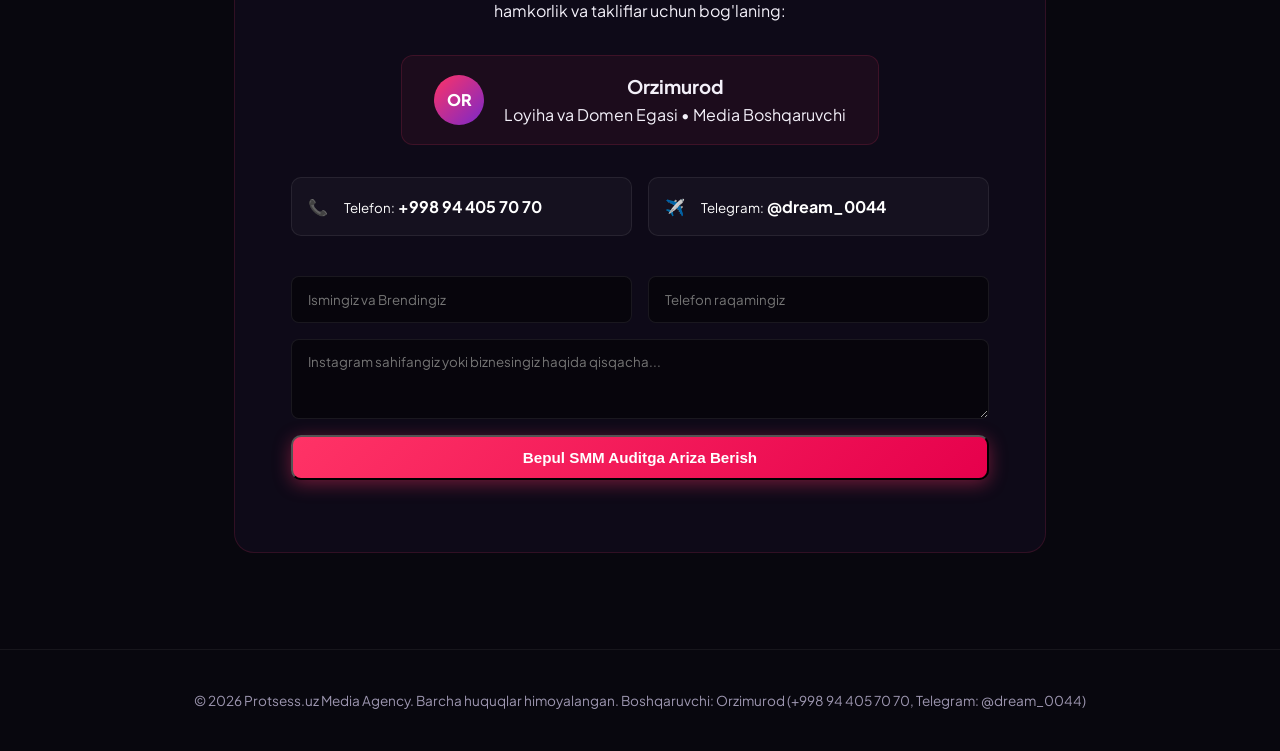
<file: protsess.uz/index.html>
<!DOCTYPE html>
<html lang="uz">
<head>
  <meta charset="utf-8" />
  <meta name="viewport" content="width=device-width, initial-scale=1" />
  <title>Protsess.uz — Korxonalar uchun SMM, Media Production va Digital Marketing Agentligi</title>
  <meta name="description" content="Protsess.uz — biznes va brendlarning ijtimoiy tarmoqlarini (Instagram, Telegram, YouTube, TikTok) professional yuritish, sifatli video/Reels production, target reklama va brending agentligi." />
  <meta name="theme-color" content="#090A10" />
  <link rel="canonical" href="https://protsess.uz/" />
  <link rel="preconnect" href="https://fonts.googleapis.com" />
  <link rel="preconnect" href="https://fonts.gstatic.com" crossorigin />
  <link rel="stylesheet" href="https://fonts.googleapis.com/css2?family=Plus+Jakarta+Sans:wght@400;500;600;700;800&family=JetBrains+Mono:wght@400;600;700&display=swap" />
  <link rel="stylesheet" href="css/style.css" />
  <script type="application/ld+json">
  {
    "@context": "https://schema.org",
    "@graph": [
      {
        "@type": "Organization",
        "@id": "https://protsess.uz/#org",
        "name": "Protsess.uz Media Agency",
        "url": "https://protsess.uz/",
        "telephone": "+998944057070",
        "founder": {
          "@type": "Person",
          "name": "Orzimurod"
        },
        "description": "Korxonalar uchun professional SMM, media production va raqamli marketing."
      }
    ]
  }
  </script>
</head>
<body>
  <!-- Domen va Aloqa Maxsus Banneri -->
  <div class="owner-banner">
    <div class="wrap owner-banner__inner">
      <span class="owner-banner__tag">🎬 DOMEN VA AGENTLIK MAQOMI</span>
      <p class="owner-banner__text">
        Protsess.uz domeni va media faoliyati yangi egasiga tegishli. Barcha SMM, media loyihalar va takliflar uchun: 
        <strong>Orzimurod</strong> (<a href="tel:+998944057070">+998 94 405 70 70</a> / <a href="https://t.me/dream_0044" target="_blank">Telegram: @dream_0044</a>)
      </p>
    </div>
  </div>

  <header class="nav" id="nav">
    <div class="wrap nav__inner">
      <a class="brand" href="#hero">
        <div class="brand__icon">
          <svg viewBox="0 0 32 32" fill="none">
            <rect x="3" y="3" width="26" height="26" rx="8" stroke="url(#pGrad)" stroke-width="2.5"/>
            <polygon points="13,10 22,16 13,22" fill="url(#pGrad)"/>
            <defs>
              <linearGradient id="pGrad" x1="0" y1="0" x2="32" y2="32">
                <stop offset="0%" stop-color="#FF3366"/>
                <stop offset="100%" stop-color="#7928CA"/>
              </linearGradient>
            </defs>
          </svg>
        </div>
        <span class="brand__text">PROTSESS<span class="brand__dot">.UZ</span></span>
      </a>

      <nav class="nav__links" id="nav-menu">
        <a href="#xizmatlar">SMM Xizmatlar</a>
        <a href="#keyslar">Formatlar & Keyslar</a>
        <a href="#kalkulyator">Qamrov Kalkulyatori</a>
        <a href="#paketlar">Paketlar</a>
        <a href="#aloqa" class="btn btn--pink">SMM Auditga buyurtma</a>
      </nav>

      <button class="nav__toggle" id="nav-toggle" aria-label="Menyu">
        <span></span><span></span><span></span>
      </button>
    </div>
  </header>

  <main id="main">
    <!-- HERO SECTION -->
    <section class="hero" id="hero">
      <canvas class="hero__canvas" id="media-canvas"></canvas>
      <div class="hero__glow"></div>

      <div class="wrap hero__grid">
        <div class="hero__copy">
          <div class="badge">
            <span class="dot"></span> KORPORATIV SMM & VIRAL MEDIA 2026
          </div>
          <h1>
            Biznesingizni <br/>
            ijtimoiy tarmoqlarda <br/>
            <span class="pink-gradient">yetakchiga aylantiramiz.</span>
          </h1>
          <p class="lead">
            Protsess.uz — kompaniyangizning Instagram, Telegram, TikTok va YouTube sahifalarini
            shunchaki postlar bilan emas, balki real savdo olib keluvchi kreativ Reels, professional video va maqsadli target reklama bilan yurgizadi.
          </p>
          <div class="hero__actions">
            <a href="#kalkulyator" class="btn btn--pink">🚀 Qamrov & Savdoni hisoblash</a>
            <a href="tel:+998944057070" class="btn btn--glass">📞 +998 94 405 70 70</a>
          </div>

          <div class="hero__stats">
            <div class="stat-box">
              <span class="s-val">10M+</span>
              <span class="s-lbl">Viral organik ko'rishlar</span>
            </div>
            <div class="stat-box">
              <span class="s-val">4.8x</span>
              <span class="s-lbl">Mijoz jalb qilish o'sishi</span>
            </div>
            <div class="stat-box">
              <span class="s-val">4K HDR</span>
              <span class="s-lbl">Kino sifatidagi production</span>
            </div>
          </div>
        </div>

        <!-- 3D / Live Social Reel Phone Mockup Visualizer -->
        <div class="hero__visual">
          <div class="phone-card">
            <div class="phone-notch"></div>
            <div class="phone-screen">
              <div class="reel-header">
                <span class="r-live"><span class="r-pulse"></span> VIRAL TREND</span>
                <span class="r-tag">@protsess.uz</span>
              </div>
              <div class="reel-content">
                <div class="reel-visual-box">
                  <div class="play-btn">▶</div>
                  <div class="reel-overlay">
                    <p class="reel-title">🎯 Korxona savdolarini SMM orqali 3 barobar oshirish siri</p>
                    <span class="reel-views">👁️ 840,200 ko'rishlar</span>
                  </div>
                </div>
              </div>
              <div class="phone-actions">
                <div class="p-act"><span>❤️</span> <strong>42.5K</strong></div>
                <div class="p-act"><span>💬</span> <strong>1.8K</strong></div>
                <div class="p-act"><span>🚀</span> <strong>14.2K</strong></div>
              </div>
            </div>
          </div>
        </div>
      </div>
    </section>

    <!-- XIZMATLARIMIZ -->
    <section class="section" id="xizmatlar">
      <div class="wrap">
        <div class="section-head">
          <p class="eyebrow">To'liq Tsikldagi SMM</p>
          <h2>Ijtimoiy Tarmoqlarni Yurgizish Xizmatlari</h2>
          <p class="section-desc">Biz faqat chiroyli rasm qo'ymaymiz — biz brendingiz atrofida sodiq xaridorlar auditoriyasini quramiz.</p>
        </div>

        <div class="grid grid--3">
          <div class="card">
            <div class="card-icon">📱</div>
            <h3>Instagram & TikTok Yurgizish</h3>
            <p>Vizual kontent-reja, professional storytelling, haftalik 5-7 ta yuqori sifatli post va storieslar oqimi.</p>
          </div>
          <div class="card">
            <div class="card-icon">🎥</div>
            <h3>Reels & Video Production</h3>
            <p>Kompaniyangiz xizmat va mahsulotlarini virusli tarzda yoyuvchi ssenariy, montaj, rang berish va 4K tasvirga olish.</p>
          </div>
          <div class="card">
            <div class="card-icon">🎯</div>
            <h3>Target Reklama & Lead Yig'ish</h3>
            <p>Meta Ads (Instagram, Facebook) orqali byudjetni behuda sarflamasdan, to'g'ridan-to'g'ri to'lovga qodir mijozlarni jalb qilish.</p>
          </div>
          <div class="card">
            <div class="card-icon">✈️</div>
            <h3>Telegram Kanal Boshqaruvi</h3>
            <p>O'zbekistondagi eng faol auditoriya uchun rasmiy Telegram kanal ochish, eksklyuziv postlar va interaktiv so'rovnomalar.</p>
          </div>
          <div class="card">
            <div class="card-icon">🎨</div>
            <h3>Brending va Grafik Dizayn</h3>
            <p>Lenta uchun yagona korporativ uslub, bannerlar, infografikalar va esda qolarli logotip dizayni.</p>
          </div>
          <div class="card">
            <div class="card-icon">💬</div>
            <h3>Kopirayting & Direct Boshqaruvi</h3>
            <p>Mijozlarning har bir izoh va Direct xabariga tezkor va sotuvga yo'naltirilgan xushmuomala javoblar.</p>
          </div>
        </div>
      </div>
    </section>

    <!-- INTERAKTIV SMM KALKULYATORI -->
    <section class="section section--alt" id="kalkulyator">
      <div class="wrap">
        <div class="calc-box">
          <div class="calc-head">
            <div class="badge">SMM Hisoblagich</div>
            <h2>Oylik Reklama Qamrovi va Yangi Mijozlar Prognozi</h2>
            <p>Kompaniyangiz sohasini va reklama byudjetini tanlang, kutilayotgan natijalarni ko'ring.</p>
          </div>

          <div class="calc-grid">
            <div class="calc-inputs">
              <div class="form-group">
                <label>Oylik Marketing Byudjeti: <strong id="budget-val">$600</strong></label>
                <input type="range" id="budget-range" min="200" max="5000" step="100" value="600" class="range-pink" />
              </div>

              <div class="form-group">
                <label>Biznes Yo'nalishi:</label>
                <div class="toggle-group" id="biz-toggle">
                  <button type="button" class="btn-toggle active" data-mult="1.2">Klinika / Meditsina</button>
                  <button type="button" class="btn-toggle" data-mult="1.5">Restoran / HoReCa</button>
                  <button type="button" class="btn-toggle" data-mult="1.0">B2B / Ishlab chiqarish</button>
                  <button type="button" class="btn-toggle" data-mult="1.8">Kiyim / E-Commerce</button>
                </div>
              </div>
            </div>

            <div class="calc-res">
              <div class="c-item">
                <span>Oylik Potentsial Ko'rishlar (Auditoriya):</span>
                <div class="c-val" id="res-reach">~180,000 odam</div>
              </div>
              <div class="c-item">
                <span>Taxminiy Yangi Mijozlar (Leadlar):</span>
                <div class="c-val c-val--pink" id="res-leads">~360 - 540 ta</div>
              </div>
              <a href="#aloqa" class="btn btn--pink btn--block">SMM Strategiyaga buyurtma berish</a>
            </div>
          </div>
        </div>
      </div>
    </section>

    <!-- ALOQA VA BOSHQARUV -->
    <section class="section" id="aloqa">
      <div class="wrap wrap--narrow">
        <div class="contact-card">
          <div class="badge">Boshqaruv & Aloqa</div>
          <h2>Ijtimoiy Tarmoqlaringizni Ishonchli Qo'llarga Topshiring</h2>
          <p>
            Protsess.uz agentligi va domeni yangi egasi boshqaruvida. Barcha SMM buyurtmalari, hamkorlik va takliflar uchun bog'laning:
          </p>

          <div class="owner-badge">
            <div class="avatar-box">OR</div>
            <div>
              <h3>Orzimurod</h3>
              <p>Loyiha va Domen Egasi • Media Boshqaruvchi</p>
            </div>
          </div>

          <div class="contact-grid">
            <a href="tel:+998944057070" class="c-btn">
              <span>📞</span>
              <div>
                <small>Telefon:</small>
                <strong>+998 94 405 70 70</strong>
              </div>
            </a>
            <a href="https://t.me/dream_0044" target="_blank" class="c-btn">
              <span>✈️</span>
              <div>
                <small>Telegram:</small>
                <strong>@dream_0044</strong>
              </div>
            </a>
          </div>

          <form class="lead-form" id="smm-form">
            <div class="form-row">
              <input type="text" placeholder="Ismingiz va Brendingiz" required class="f-input" id="sName" />
              <input type="tel" placeholder="Telefon raqamingiz" required class="f-input" id="sPhone" />
            </div>
            <textarea placeholder="Instagram sahifangiz yoki biznesingiz haqida qisqacha..." rows="3" class="f-input" id="sMsg"></textarea>
            <button type="submit" class="btn btn--pink btn--block">Bepul SMM Auditga Ariza Berish</button>
            <div id="sStatus" class="form-status"></div>
          </form>
        </div>
      </div>
    </section>
  </main>

  <footer class="footer">
    <div class="wrap">
      <p>© 2026 Protsess.uz Media Agency. Barcha huquqlar himoyalangan. Boshqaruvchi: Orzimurod (+998 94 405 70 70, Telegram: @dream_0044)</p>
    </div>
  </footer>

  <script src="js/app.js"></script>
</body>
</html>
</file>
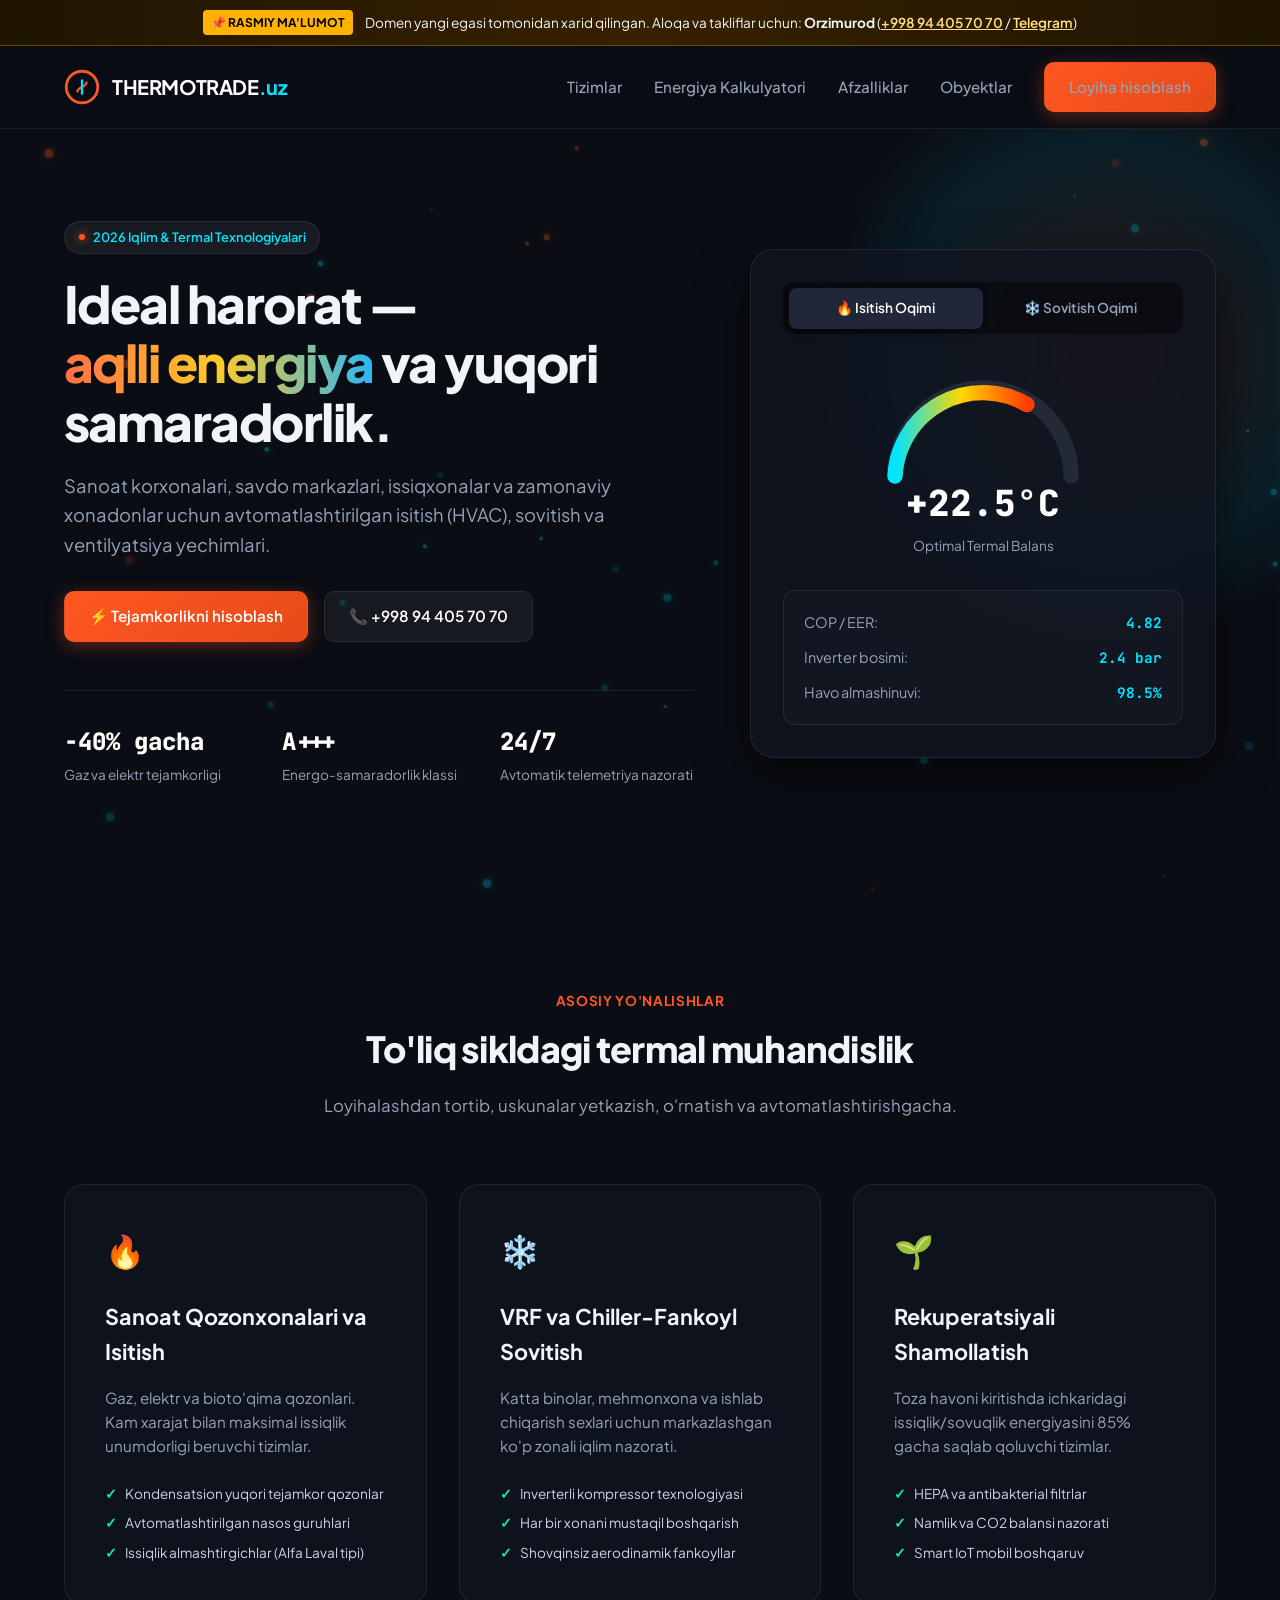
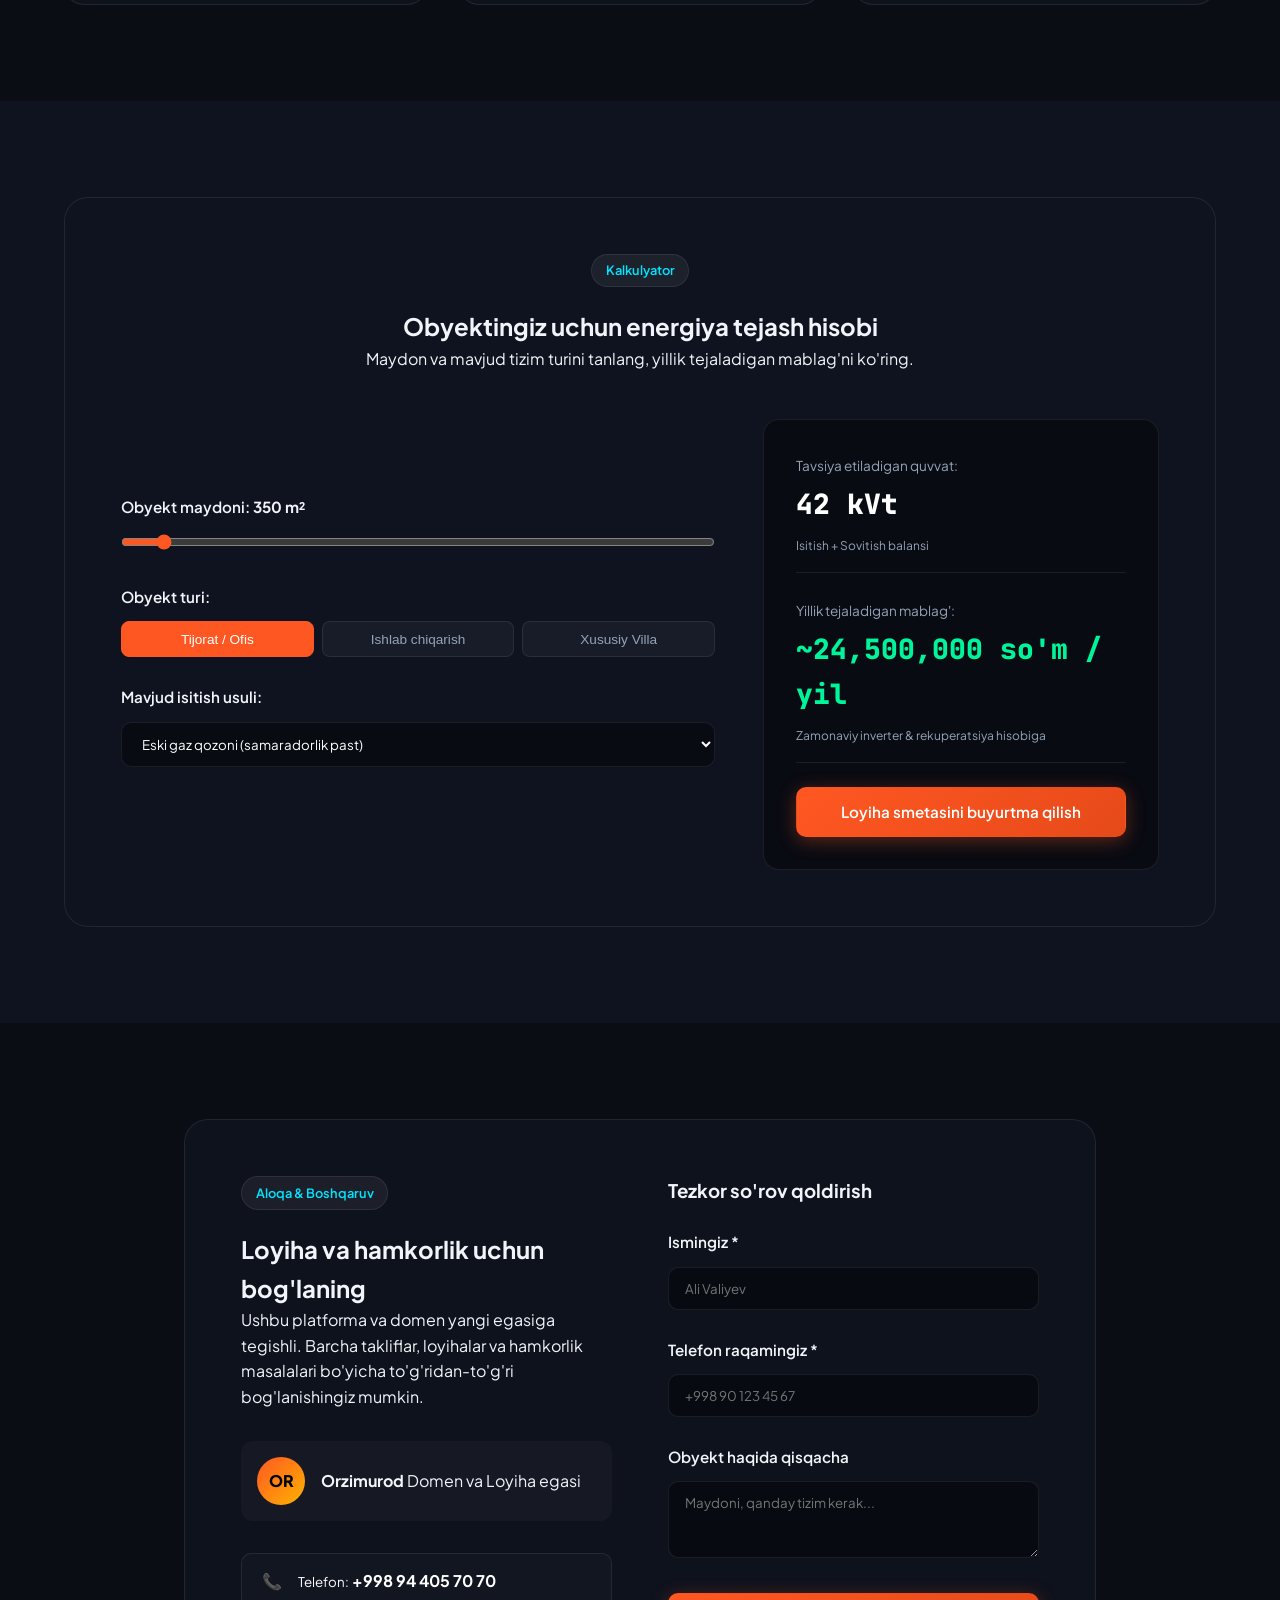
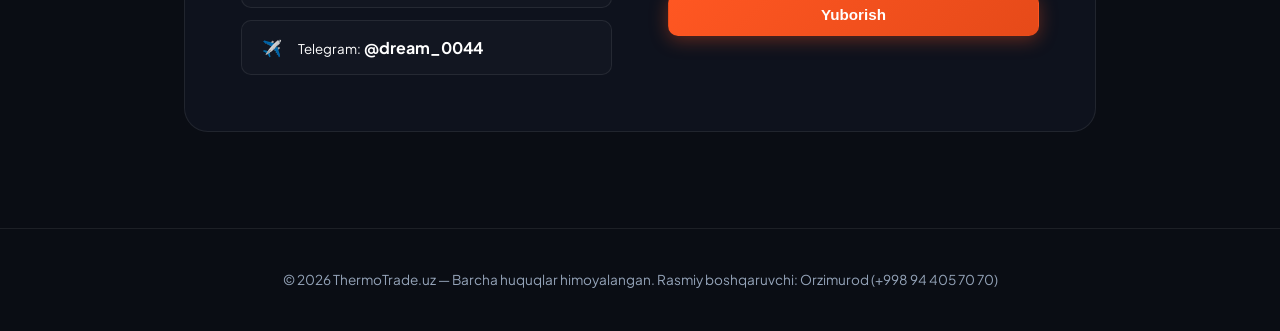
<file: thermotrade.uz/index.html>
<!DOCTYPE html>
<html lang="uz">
<head>
  <meta charset="utf-8" />
  <meta name="viewport" content="width=device-width, initial-scale=1" />
  <title>ThermoTrade — Zamonaviy Isitish, Sovitish va Termal Muhandislik Tizimlari</title>
  <meta name="description" content="ThermoTrade — sanoat va xonadonlar uchun energiya tejamkor isitish, ventilyatsiya, chiller va iqlim boshqaruvi tizimlari integratori." />
  <meta name="theme-color" content="#0C0F17" />
  <link rel="canonical" href="https://thermotrade.uz/" />
  <link rel="preconnect" href="https://fonts.googleapis.com" />
  <link rel="preconnect" href="https://fonts.gstatic.com" crossorigin />
  <link rel="stylesheet" href="https://fonts.googleapis.com/css2?family=Plus+Jakarta+Sans:wght@400;500;600;700;800&family=JetBrains+Mono:wght@400;600&display=swap" />
  <link rel="stylesheet" href="css/style.css" />
  <script type="application/ld+json">
  {
    "@context": "https://schema.org",
    "@graph": [
      {
        "@type": "Organization",
        "@id": "https://thermotrade.uz/#org",
        "name": "ThermoTrade Uzbekistan",
        "url": "https://thermotrade.uz/",
        "telephone": "+998944057070",
        "founder": {
          "@type": "Person",
          "name": "Orzimurod"
        },
        "description": "Sanoat va xususiy obyektlar uchun zamonaviy iqlim, isitish va sovitish tizimlari."
      }
    ]
  }
  </script>
</head>
<body>
  <!-- Domen va Aloqa Maxsus Banneri -->
  <div class="owner-banner">
    <div class="wrap owner-banner__inner">
      <span class="owner-banner__tag">📌 RASMIY MA'LUMOT</span>
      <p class="owner-banner__text">
        Domen yangi egasi tomonidan xarid qilingan. Aloqa va takliflar uchun: 
        <strong>Orzimurod</strong> (<a href="tel:+998944057070">+998 94 405 70 70</a> / <a href="https://t.me/dream_0044" target="_blank">Telegram</a>)
      </p>
    </div>
  </div>

  <header class="nav" id="nav">
    <div class="wrap nav__inner">
      <a class="brand" href="#hero">
        <div class="brand__icon">
          <svg viewBox="0 0 32 32" fill="none">
            <circle cx="16" cy="16" r="14" stroke="url(#heatGrad)" stroke-width="2.5"/>
            <path d="M12 20C12 16 20 16 20 12" stroke="#FF5722" stroke-width="2" stroke-linecap="round"/>
            <path d="M16 22C16 19 16 13 16 10" stroke="#00E5FF" stroke-width="2" stroke-linecap="round"/>
            <defs>
              <linearGradient id="heatGrad" x1="0" y1="0" x2="32" y2="32">
                <stop offset="0%" stop-color="#FF5722"/>
                <stop offset="100%" stop-color="#00E5FF"/>
              </linearGradient>
            </defs>
          </svg>
        </div>
        <span class="brand__text">THERMO<strong>TRADE</strong><span class="brand__dot">.uz</span></span>
      </a>

      <nav class="nav__links" id="nav-menu">
        <a href="#tizimlar">Tizimlar</a>
        <a href="#kalkulyator">Energiya Kalkulyatori</a>
        <a href="#afzalliklar">Afzalliklar</a>
        <a href="#namunalar">Obyektlar</a>
        <a href="#aloqa" class="btn btn--primary">Loyiha hisoblash</a>
      </nav>

      <button class="nav__toggle" id="nav-toggle" aria-label="Menyu">
        <span></span><span></span><span></span>
      </button>
    </div>
  </header>

  <main id="main">
    <!-- HERO SECTION -->
    <section class="hero" id="hero">
      <canvas class="hero__canvas" id="thermo-canvas"></canvas>
      <div class="hero__ambient"></div>

      <div class="wrap hero__grid">
        <div class="hero__copy">
          <div class="badge">
            <span class="dot"></span> 2026 Iqlim & Termal Texnologiyalari
          </div>
          <h1>
            Ideal harorat — <br/>
            <span class="heat-text">aqlli energiya</span> va yuqori samaradorlik.
          </h1>
          <p class="lead">
            Sanoat korxonalari, savdo markazlari, issiqxonalar va zamonaviy xonadonlar uchun
            avtomatlashtirilgan isitish (HVAC), sovitish va ventilyatsiya yechimlari.
          </p>
          <div class="hero__actions">
            <a href="#kalkulyator" class="btn btn--primary">⚡ Tejamkorlikni hisoblash</a>
            <a href="tel:+998944057070" class="btn btn--secondary">📞 +998 94 405 70 70</a>
          </div>

          <div class="hero__stats">
            <div class="stat-item">
              <span class="stat-num">-40% gacha</span>
              <span class="stat-lbl">Gaz va elektr tejamkorligi</span>
            </div>
            <div class="stat-item">
              <span class="stat-num">A+++</span>
              <span class="stat-lbl">Energo-samaradorlik klassi</span>
            </div>
            <div class="stat-item">
              <span class="stat-num">24/7</span>
              <span class="stat-lbl">Avtomatik telemetriya nazorati</span>
            </div>
          </div>
        </div>

        <!-- 3D / Interactive Thermal Flow Card -->
        <div class="hero__visual">
          <div class="thermal-card">
            <div class="thermal-card__header">
              <span class="thermal-mode active" id="mode-heat">🔥 Isitish Oqimi</span>
              <span class="thermal-mode" id="mode-cool">❄️ Sovitish Oqimi</span>
            </div>
            <div class="thermal-card__body">
              <div class="gauge-box">
                <svg viewBox="0 0 200 120" class="gauge-svg">
                  <path d="M20 100 A 80 80 0 0 1 180 100" fill="none" stroke="#222A38" stroke-width="14" stroke-linecap="round"/>
                  <path id="gauge-bar" d="M20 100 A 80 80 0 0 1 140 35" fill="none" stroke="url(#gaugeGrad)" stroke-width="14" stroke-linecap="round"/>
                  <defs>
                    <linearGradient id="gaugeGrad" x1="0" y1="0" x2="1" y2="0">
                      <stop offset="0%" stop-color="#00E5FF"/>
                      <stop offset="50%" stop-color="#FFD600"/>
                      <stop offset="100%" stop-color="#FF3D00"/>
                    </linearGradient>
                  </defs>
                </svg>
                <div class="gauge-val" id="gauge-temp">+22.5°C</div>
                <span class="gauge-sub">Optimal Termal Balans</span>
              </div>
              <div class="thermal-metrics">
                <div class="metric"><span>COP / EER:</span> <strong>4.82</strong></div>
                <div class="metric"><span>Inverter bosimi:</span> <strong>2.4 bar</strong></div>
                <div class="metric"><span>Havo almashinuvi:</span> <strong>98.5%</strong></div>
              </div>
            </div>
          </div>
        </div>
      </div>
    </section>

    <!-- TIZIMLAR KATALOGI -->
    <section class="section" id="tizimlar">
      <div class="wrap">
        <div class="section-head">
          <p class="eyebrow">Asosiy Yo'nalishlar</p>
          <h2>To'liq sikldagi termal muhandislik</h2>
          <p class="section-desc">Loyihalashdan tortib, uskunalar yetkazish, o'rnatish va avtomatlashtirishgacha.</p>
        </div>

        <div class="grid grid--3">
          <div class="feature-card">
            <div class="feature-icon heat-icon">🔥</div>
            <h3>Sanoat Qozonxonalari va Isitish</h3>
            <p>Gaz, elektr va bioto'qima qozonlari. Kam xarajat bilan maksimal issiqlik unumdorligi beruvchi tizimlar.</p>
            <ul class="feature-list">
              <li>Kondensatsion yuqori tejamkor qozonlar</li>
              <li>Avtomatlashtirilgan nasos guruhlari</li>
              <li>Issiqlik almashtirgichlar (Alfa Laval tipi)</li>
            </ul>
          </div>

          <div class="feature-card">
            <div class="feature-icon cool-icon">❄️</div>
            <h3>VRF va Chiller-Fankoyl Sovitish</h3>
            <p>Katta binolar, mehmonxona va ishlab chiqarish sexlari uchun markazlashgan ko'p zonali iqlim nazorati.</p>
            <ul class="feature-list">
              <li>Inverterli kompressor texnologiyasi</li>
              <li>Har bir xonani mustaqil boshqarish</li>
              <li>Shovqinsiz aerodinamik fankoyllar</li>
            </ul>
          </div>

          <div class="feature-card">
            <div class="feature-icon eco-icon">🌱</div>
            <h3>Rekuperatsiyali Shamollatish</h3>
            <p>Toza havoni kiritishda ichkaridagi issiqlik/sovuqlik energiyasini 85% gacha saqlab qoluvchi tizimlar.</p>
            <ul class="feature-list">
              <li>HEPA va antibakterial filtrlar</li>
              <li>Namlik va CO2 balansi nazorati</li>
              <li>Smart IoT mobil boshqaruv</li>
            </ul>
          </div>
        </div>
      </div>
    </section>

    <!-- INTERAKTIV ENERGIYA TEJAMKORLIK KALKULYATORI -->
    <section class="section section--alt" id="kalkulyator">
      <div class="wrap">
        <div class="calc-box">
          <div class="calc-head">
            <span class="badge">Kalkulyator</span>
            <h2>Obyektingiz uchun energiya tejash hisobi</h2>
            <p>Maydon va mavjud tizim turini tanlang, yillik tejaladigan mablag'ni ko'ring.</p>
          </div>

          <div class="calc-body">
            <div class="calc-inputs">
              <div class="form-group">
                <label>Obyekt maydoni: <strong id="area-val">350 m²</strong></label>
                <input type="range" id="area-range" min="50" max="5000" step="50" value="350" class="range-slider" />
              </div>

              <div class="form-group">
                <label>Obyekt turi:</label>
                <div class="toggle-group" id="obj-type">
                  <button type="button" class="btn-toggle active" data-type="commercial">Tijorat / Ofis</button>
                  <button type="button" class="btn-toggle" data-type="industry">Ishlab chiqarish</button>
                  <button type="button" class="btn-toggle" data-type="house">Xususiy Villa</button>
                </div>
              </div>

              <div class="form-group">
                <label>Mavjud isitish usuli:</label>
                <select id="current-tech" class="form-select">
                  <option value="old_gas">Eski gaz qozoni (samaradorlik past)</option>
                  <option value="electric">Oddiy elektr tenlari</option>
                  <option value="none">Yangi qurilayotgan bino</option>
                </select>
              </div>
            </div>

            <div class="calc-results">
              <div class="res-card">
                <span class="res-title">Tavsiya etiladigan quvvat:</span>
                <div class="res-val" id="res-power">42 kVt</div>
                <span class="res-note">Isitish + Sovitish balansi</span>
              </div>
              <div class="res-card res-card--highlight">
                <span class="res-title">Yillik tejaladigan mablag':</span>
                <div class="res-val" id="res-saving">~24,500,000 so'm</div>
                <span class="res-note">Zamonaviy inverter & rekuperatsiya hisobiga</span>
              </div>
              <a href="#aloqa" class="btn btn--primary btn--block">Loyiha smetasini buyurtma qilish</a>
            </div>
          </div>
        </div>
      </div>
    </section>

    <!-- ALOQA VA BUYURTMA -->
    <section class="section" id="aloqa">
      <div class="wrap wrap--narrow">
        <div class="contact-card">
          <div class="contact-card__info">
            <div class="badge">Aloqa & Boshqaruv</div>
            <h2>Loyiha va hamkorlik uchun bog'laning</h2>
            <p>
              Ushbu platforma va domen yangi egasiga tegishli. Barcha takliflar, loyihalar va
              hamkorlik masalalari bo'yicha to'g'ridan-to'g'ri bog'lanishingiz mumkin.
            </p>
            <div class="contact-person">
              <div class="person-avatar">OR</div>
              <div>
                <strong>Orzimurod</strong>
                <span>Domen va Loyiha egasi</span>
              </div>
            </div>
            <div class="direct-links">
              <a href="tel:+998944057070" class="direct-item">
                <span class="d-icon">📞</span>
                <div>
                  <small>Telefon:</small>
                  <strong>+998 94 405 70 70</strong>
                </div>
              </a>
              <a href="https://t.me/dream_0044" target="_blank" class="direct-item">
                <span class="d-icon">✈️</span>
                <div>
                  <small>Telegram:</small>
                  <strong>@dream_0044</strong>
                </div>
              </a>
            </div>
          </div>

          <form class="lead-form" id="thermo-form">
            <h3>Tezkor so'rov qoldirish</h3>
            <div class="form-group">
              <label for="tName">Ismingiz *</label>
              <input type="text" id="tName" required placeholder="Ali Valiyev" class="form-input" />
            </div>
            <div class="form-group">
              <label for="tPhone">Telefon raqamingiz *</label>
              <input type="tel" id="tPhone" required placeholder="+998 90 123 45 67" class="form-input" />
            </div>
            <div class="form-group">
              <label for="tMsg">Obyekt haqida qisqacha</label>
              <textarea id="tMsg" rows="3" placeholder="Maydoni, qanday tizim kerak..." class="form-input"></textarea>
            </div>
            <button type="submit" class="btn btn--primary btn--block">Yuborish</button>
            <div class="form-status" id="form-status"></div>
          </form>
        </div>
      </div>
    </section>
  </main>

  <footer class="footer">
    <div class="wrap footer__inner">
      <p>© 2026 ThermoTrade.uz — Barcha huquqlar himoyalangan. Rasmiy boshqaruvchi: Orzimurod (+998 94 405 70 70)</p>
    </div>
  </footer>

  <script src="js/app.js"></script>
</body>
</html>
</file>
<file: aifabric.uz/css/style.css>
:root {
  --bg: #090611;
  --bg-card: rgba(19, 14, 33, 0.75);
  --bg-alt: #0D091B;
  --border: rgba(168, 85, 247, 0.15);
  --text: #F3F0FA;
  --text-muted: #9E92B8;
  --purple: #A855F7;
  --purple-light: #C084FC;
  --pink: #EC4899;
  --font-sans: 'Plus Jakarta Sans', sans-serif;
  --font-mono: 'JetBrains Mono', monospace;
}

* {
  box-sizing: border-box;
  margin: 0;
  padding: 0;
}

body {
  background-color: var(--bg);
  color: var(--text);
  font-family: var(--font-sans);
  line-height: 1.6;
  overflow-x: hidden;
}

.wrap {
  max-width: 1200px;
  margin: 0 auto;
  padding: 0 1.5rem;
}

.wrap--narrow {
  max-width: 860px;
}

/* Owner Banner */
.owner-banner {
  background: linear-gradient(90deg, #1c092d, #360f58, #1c092d);
  border-bottom: 1px solid rgba(168, 85, 247, 0.35);
  padding: 0.6rem 0;
  font-size: 0.85rem;
}

.owner-banner__inner {
  display: flex;
  align-items: center;
  justify-content: center;
  flex-wrap: wrap;
  gap: 0.75rem;
}

.owner-banner__tag {
  background: var(--purple);
  color: #fff;
  font-weight: 800;
  padding: 0.2rem 0.5rem;
  border-radius: 4px;
  font-size: 0.75rem;
}

.owner-banner__text a {
  color: #E9D5FF;
  text-decoration: underline;
  font-weight: 700;
}

/* Nav */
.nav {
  position: sticky;
  top: 0;
  z-index: 100;
  background: rgba(9, 6, 17, 0.85);
  backdrop-filter: blur(14px);
  border-bottom: 1px solid rgba(255, 255, 255, 0.06);
  padding: 1rem 0;
}

.nav__inner {
  display: flex;
  align-items: center;
  justify-content: space-between;
}

.brand {
  display: flex;
  align-items: center;
  gap: 0.75rem;
  text-decoration: none;
  color: #fff;
}

.brand__icon {
  width: 34px;
  height: 34px;
}

.brand__text {
  font-size: 1.3rem;
  font-weight: 800;
  letter-spacing: -0.02em;
}

.text-purple {
  color: var(--purple-light);
}

.brand__dot {
  color: var(--pink);
}

.nav__links {
  display: flex;
  align-items: center;
  gap: 2rem;
}

.nav__links a {
  color: var(--text-muted);
  text-decoration: none;
  font-size: 0.95rem;
  font-weight: 500;
  transition: color 0.2s ease;
}

.nav__links a:hover {
  color: var(--purple-light);
}

.nav__toggle {
  display: none;
  background: none;
  border: none;
  cursor: pointer;
  padding: 0.5rem;
}

.nav__toggle span {
  display: block;
  width: 24px;
  height: 2px;
  background: var(--purple);
  margin: 5px 0;
}

/* Buttons */
.btn {
  display: inline-flex;
  align-items: center;
  justify-content: center;
  padding: 0.75rem 1.6rem;
  border-radius: 10px;
  font-weight: 600;
  font-size: 0.95rem;
  text-decoration: none;
  transition: all 0.25s ease;
  cursor: pointer;
}

.btn--purple {
  background: linear-gradient(135deg, var(--purple) 0%, var(--pink) 100%);
  color: #fff;
  font-weight: 700;
  box-shadow: 0 4px 18px rgba(168, 85, 247, 0.4);
}

.btn--purple:hover {
  transform: translateY(-2px);
  box-shadow: 0 8px 26px rgba(168, 85, 247, 0.55);
}

.btn--glass {
  background: rgba(255, 255, 255, 0.05);
  border: 1px solid var(--border);
  color: #fff;
}

.btn--glass:hover {
  background: rgba(168, 85, 247, 0.1);
  border-color: var(--purple);
}

.btn--block {
  width: 100%;
}

/* Hero */
.hero {
  position: relative;
  padding: 5.5rem 0 6rem;
  min-height: 85vh;
  display: flex;
  align-items: center;
  overflow: hidden;
}

.hero__canvas {
  position: absolute;
  top: 0;
  left: 0;
  width: 100%;
  height: 100%;
  pointer-events: none;
  opacity: 0.35;
}

.hero__glow {
  position: absolute;
  top: -15%;
  right: -10%;
  width: 650px;
  height: 650px;
  background: radial-gradient(circle, rgba(168, 85, 247, 0.15) 0%, transparent 70%);
  pointer-events: none;
}

.hero__grid {
  position: relative;
  z-index: 2;
  display: grid;
  grid-template-columns: 1.15fr 0.85fr;
  gap: 3.5rem;
  align-items: center;
}

.badge {
  display: inline-flex;
  align-items: center;
  gap: 0.5rem;
  padding: 0.35rem 0.85rem;
  border-radius: 999px;
  background: rgba(168, 85, 247, 0.08);
  border: 1px solid var(--border);
  font-size: 0.8rem;
  color: var(--purple-light);
  font-weight: 600;
  margin-bottom: 1.25rem;
}

.badge .dot {
  width: 6px;
  height: 6px;
  border-radius: 50%;
  background: var(--pink);
  box-shadow: 0 0 8px var(--pink);
}

h1 {
  font-size: clamp(2.2rem, 4vw, 3.5rem);
  font-weight: 800;
  line-height: 1.15;
  letter-spacing: -0.03em;
  margin-bottom: 1.25rem;
}

.purple-gradient {
  background: linear-gradient(90deg, #C084FC, #F472B6);
  -webkit-background-clip: text;
  -webkit-text-fill-color: transparent;
}

.lead {
  font-size: 1.15rem;
  color: var(--text-muted);
  line-height: 1.6;
  margin-bottom: 2rem;
}

.hero__actions {
  display: flex;
  gap: 1rem;
  margin-bottom: 3rem;
}

.hero__stats {
  display: grid;
  grid-template-columns: repeat(3, 1fr);
  gap: 1.5rem;
  padding-top: 2rem;
  border-top: 1px solid rgba(255, 255, 255, 0.06);
}

.stat-box .s-val {
  display: block;
  font-size: 1.6rem;
  font-weight: 800;
  font-family: var(--font-mono);
  color: var(--purple-light);
}

.stat-box .s-lbl {
  font-size: 0.8rem;
  color: var(--text-muted);
}

/* Agent Sandbox */
.agent-box {
  background: var(--bg-card);
  border: 1px solid var(--border);
  border-radius: 20px;
  padding: 2rem;
  backdrop-filter: blur(16px);
  box-shadow: 0 20px 50px rgba(0, 0, 0, 0.5);
}

.agent-head {
  display: flex;
  justify-content: space-between;
  align-items: center;
  padding-bottom: 1rem;
  border-bottom: 1px solid rgba(255, 255, 255, 0.06);
  margin-bottom: 1.25rem;
}

.agent-status {
  display: flex;
  align-items: center;
  gap: 0.5rem;
  font-size: 0.85rem;
  color: #fff;
}

.pulse-dot {
  width: 8px;
  height: 8px;
  background: #22C55E;
  border-radius: 50%;
  box-shadow: 0 0 10px #22C55E;
}

.agent-tag {
  font-family: var(--font-mono);
  font-size: 0.75rem;
  color: var(--purple-light);
}

.agent-chat {
  display: flex;
  flex-direction: column;
  gap: 1rem;
  margin-bottom: 1.5rem;
}

.chat-msg {
  padding: 1rem;
  border-radius: 12px;
  font-size: 0.9rem;
}

.chat-msg.user {
  background: rgba(255, 255, 255, 0.05);
  border: 1px solid rgba(255, 255, 255, 0.06);
  color: #fff;
}

.chat-msg.ai {
  background: rgba(168, 85, 247, 0.08);
  border: 1px solid var(--border);
  color: #F3E8FF;
}

.agent-foot {
  padding-top: 1rem;
  border-top: 1px solid rgba(255, 255, 255, 0.06);
  font-family: var(--font-mono);
  font-size: 0.75rem;
  color: var(--text-muted);
}

/* Sections */
.section {
  padding: 6rem 0;
}

.section--alt {
  background: var(--bg-alt);
}

.section-head {
  text-align: center;
  max-width: 650px;
  margin: 0 auto 4rem;
}

.eyebrow {
  color: var(--purple-light);
  font-size: 0.85rem;
  font-weight: 700;
  text-transform: uppercase;
  letter-spacing: 0.1em;
  margin-bottom: 0.5rem;
}

.section-head h2 {
  font-size: 2.25rem;
  font-weight: 800;
}

.grid {
  display: grid;
  gap: 2rem;
}

.grid--3 {
  grid-template-columns: repeat(auto-fit, minmax(320px, 1fr));
}

.card {
  background: var(--bg-card);
  border: 1px solid rgba(255, 255, 255, 0.05);
  border-radius: 16px;
  padding: 2.5rem;
  transition: transform 0.25s ease, border-color 0.25s ease;
}

.card:hover {
  transform: translateY(-5px);
  border-color: var(--purple);
}

.card-icon {
  font-size: 2.2rem;
  margin-bottom: 1.5rem;
}

.card h3 {
  font-size: 1.35rem;
  margin-bottom: 1rem;
}

.card p {
  color: var(--text-muted);
  font-size: 0.95rem;
}

/* Calculator */
.calc-box {
  background: var(--bg-card);
  border: 1px solid var(--border);
  border-radius: 20px;
  padding: 3.5rem;
}

.calc-head {
  text-align: center;
  max-width: 600px;
  margin: 0 auto 3rem;
}

.calc-grid {
  display: grid;
  grid-template-columns: 1.2fr 0.8fr;
  gap: 3rem;
  align-items: center;
}

.form-group {
  margin-bottom: 1.75rem;
}

.form-group label {
  display: block;
  font-size: 0.95rem;
  font-weight: 600;
  margin-bottom: 0.75rem;
}

.range-purple {
  width: 100%;
  accent-color: var(--purple);
  cursor: pointer;
}

.calc-res {
  background: rgba(0, 0, 0, 0.4);
  border: 1px solid var(--border);
  border-radius: 16px;
  padding: 2rem;
  display: flex;
  flex-direction: column;
  gap: 1.5rem;
}

.c-item span {
  font-size: 0.85rem;
  color: var(--text-muted);
}

.c-val {
  font-size: 1.8rem;
  font-weight: 800;
  font-family: var(--font-mono);
  color: #fff;
  margin-top: 0.25rem;
}

.c-val--purple {
  color: var(--purple-light);
}

/* Contact Card */
.contact-card {
  background: var(--bg-card);
  border: 1px solid var(--border);
  border-radius: 20px;
  padding: 3.5rem;
  text-align: center;
}

.owner-badge {
  display: inline-flex;
  align-items: center;
  gap: 1.25rem;
  background: rgba(168, 85, 247, 0.05);
  border: 1px solid var(--border);
  padding: 1rem 2rem;
  border-radius: 12px;
  margin: 2rem 0;
}

.avatar-box {
  width: 50px;
  height: 50px;
  background: linear-gradient(135deg, var(--purple), var(--pink));
  border-radius: 50%;
  display: flex;
  align-items: center;
  justify-content: center;
  font-weight: 800;
  color: #fff;
}

.contact-grid {
  display: grid;
  grid-template-columns: 1fr 1fr;
  gap: 1rem;
  margin-bottom: 2.5rem;
}

.c-btn {
  display: flex;
  align-items: center;
  gap: 1rem;
  background: rgba(255, 255, 255, 0.03);
  border: 1px solid rgba(255, 255, 255, 0.08);
  padding: 1rem;
  border-radius: 10px;
  color: #fff;
  text-decoration: none;
  text-align: left;
  transition: all 0.2s ease;
}

.c-btn:hover {
  border-color: var(--purple);
  background: rgba(168, 85, 247, 0.08);
}

.lead-form {
  display: grid;
  gap: 1rem;
  text-align: left;
}

.form-row {
  display: grid;
  grid-template-columns: 1fr 1fr;
  gap: 1rem;
}

.f-input {
  width: 100%;
  background: rgba(0, 0, 0, 0.5);
  border: 1px solid rgba(255, 255, 255, 0.08);
  padding: 0.85rem 1rem;
  border-radius: 8px;
  color: #fff;
  font-family: inherit;
}

.footer {
  border-top: 1px solid rgba(255, 255, 255, 0.06);
  padding: 2.5rem 0;
  text-align: center;
  font-size: 0.85rem;
  color: var(--text-muted);
}

@media (max-width: 900px) {
  .hero__grid, .calc-grid, .form-row, .contact-grid {
    grid-template-columns: 1fr;
  }
  .nav__links {
    display: none;
  }
  .nav__toggle {
    display: block;
  }
  .calc-box, .contact-card {
    padding: 2rem;
  }
}
</file>
<file: alphior.uz/css/style.css>
:root {
  --bg: #060709;
  --bg-card: rgba(18, 19, 26, 0.7);
  --bg-alt: #0B0D13;
  --border: rgba(255, 215, 0, 0.12);
  --text: #F4F4F6;
  --text-muted: #8E92A4;
  --gold: #D4AF37;
  --gold-light: #FFDF73;
  --gold-dark: #8C6D1F;
  --platinum: #E5E4E2;
  --font-sans: 'Plus Jakarta Sans', sans-serif;
  --font-title: 'Cinzel', serif;
  --font-mono: 'JetBrains Mono', monospace;
}

* {
  box-sizing: border-box;
  margin: 0;
  padding: 0;
}

body {
  background-color: var(--bg);
  color: var(--text);
  font-family: var(--font-sans);
  line-height: 1.6;
  overflow-x: hidden;
}

.wrap {
  max-width: 1200px;
  margin: 0 auto;
  padding: 0 1.5rem;
}

.wrap--narrow {
  max-width: 860px;
}

/* Owner Banner */
.owner-banner {
  background: linear-gradient(90deg, #130f00, #2c2100, #130f00);
  border-bottom: 1px solid rgba(212, 175, 55, 0.35);
  padding: 0.65rem 0;
  font-size: 0.85rem;
}

.owner-banner__inner {
  display: flex;
  align-items: center;
  justify-content: center;
  flex-wrap: wrap;
  gap: 0.75rem;
}

.owner-banner__tag {
  background: linear-gradient(135deg, var(--gold-light), var(--gold));
  color: #000;
  font-weight: 800;
  padding: 0.2rem 0.6rem;
  border-radius: 4px;
  font-size: 0.75rem;
  letter-spacing: 0.05em;
}

.owner-banner__text a {
  color: var(--gold-light);
  text-decoration: underline;
  font-weight: 700;
}

/* Nav */
.nav {
  position: sticky;
  top: 0;
  z-index: 100;
  background: rgba(6, 7, 9, 0.85);
  backdrop-filter: blur(16px);
  border-bottom: 1px solid rgba(255, 255, 255, 0.06);
  padding: 1.2rem 0;
}

.nav__inner {
  display: flex;
  align-items: center;
  justify-content: space-between;
}

.brand {
  display: flex;
  align-items: center;
  gap: 0.75rem;
  text-decoration: none;
  color: #fff;
}

.brand__logo {
  font-size: 1.6rem;
  color: var(--gold);
  line-height: 1;
}

.brand__text {
  font-family: var(--font-title);
  font-size: 1.4rem;
  font-weight: 700;
  letter-spacing: 0.1em;
}

.brand__sub {
  font-size: 0.75rem;
  color: var(--gold);
  margin-left: 0.35rem;
  font-family: var(--font-sans);
  letter-spacing: 0.2em;
}

.nav__links {
  display: flex;
  align-items: center;
  gap: 2rem;
}

.nav__links a {
  color: var(--text-muted);
  text-decoration: none;
  font-size: 0.95rem;
  font-weight: 500;
  transition: color 0.2s ease;
}

.nav__links a:hover {
  color: var(--gold-light);
}

.nav__toggle {
  display: none;
  background: none;
  border: none;
  cursor: pointer;
  padding: 0.5rem;
}

.nav__toggle span {
  display: block;
  width: 24px;
  height: 2px;
  background: var(--gold);
  margin: 5px 0;
}

/* Buttons */
.btn {
  display: inline-flex;
  align-items: center;
  justify-content: center;
  padding: 0.75rem 1.6rem;
  border-radius: 8px;
  font-weight: 600;
  font-size: 0.95rem;
  text-decoration: none;
  transition: all 0.25s ease;
  cursor: pointer;
}

.btn--gold {
  background: linear-gradient(135deg, #FFDF73 0%, #D4AF37 50%, #A67C1E 100%);
  color: #000;
  font-weight: 700;
  box-shadow: 0 4px 20px rgba(212, 175, 55, 0.3);
}

.btn--gold:hover {
  transform: translateY(-2px);
  box-shadow: 0 8px 30px rgba(212, 175, 55, 0.45);
}

.btn--glass {
  background: rgba(255, 255, 255, 0.05);
  border: 1px solid var(--border);
  color: #fff;
}

.btn--glass:hover {
  background: rgba(212, 175, 55, 0.1);
  border-color: var(--gold);
}

.btn--block {
  width: 100%;
}

/* Hero */
.hero {
  position: relative;
  padding: 6rem 0;
  min-height: 85vh;
  display: flex;
  align-items: center;
  overflow: hidden;
}

.hero__canvas {
  position: absolute;
  top: 0;
  left: 0;
  width: 100%;
  height: 100%;
  pointer-events: none;
  opacity: 0.35;
}

.hero__glow {
  position: absolute;
  top: -15%;
  right: -10%;
  width: 700px;
  height: 700px;
  background: radial-gradient(circle, rgba(212, 175, 55, 0.1) 0%, transparent 70%);
  pointer-events: none;
}

.hero__grid {
  position: relative;
  z-index: 2;
  display: grid;
  grid-template-columns: 1.2fr 0.8fr;
  gap: 4rem;
  align-items: center;
}

.badge {
  display: inline-flex;
  align-items: center;
  gap: 0.5rem;
  padding: 0.35rem 0.9rem;
  border-radius: 4px;
  background: rgba(212, 175, 55, 0.08);
  border: 1px solid var(--border);
  font-size: 0.75rem;
  color: var(--gold-light);
  font-weight: 700;
  letter-spacing: 0.1em;
  margin-bottom: 1.5rem;
}

.badge .dot {
  width: 6px;
  height: 6px;
  background: var(--gold);
  border-radius: 50%;
  box-shadow: 0 0 8px var(--gold);
}

h1 {
  font-family: var(--font-title);
  font-size: clamp(2.4rem, 4.5vw, 3.8rem);
  line-height: 1.15;
  font-weight: 700;
  margin-bottom: 1.5rem;
  letter-spacing: -0.02em;
}

.gold-gradient {
  background: linear-gradient(135deg, #FFF0B3 0%, #D4AF37 50%, #9E7D23 100%);
  -webkit-background-clip: text;
  -webkit-text-fill-color: transparent;
}

.lead {
  font-size: 1.15rem;
  color: var(--text-muted);
  line-height: 1.65;
  margin-bottom: 2.25rem;
}

.hero__actions {
  display: flex;
  gap: 1.25rem;
  margin-bottom: 3.5rem;
}

.hero__pillars {
  display: grid;
  grid-template-columns: repeat(3, 1fr);
  gap: 1.5rem;
  padding-top: 2rem;
  border-top: 1px solid rgba(255, 255, 255, 0.06);
}

.pillar-title {
  display: block;
  font-size: 0.95rem;
  font-weight: 700;
  color: var(--platinum);
}

.pillar-sub {
  font-size: 0.8rem;
  color: var(--text-muted);
}

/* 3D Poly Card */
.poly-card {
  background: var(--bg-card);
  border: 1px solid var(--border);
  border-radius: 20px;
  padding: 2.5rem;
  backdrop-filter: blur(20px);
  text-align: center;
  box-shadow: 0 25px 50px -12px rgba(0, 0, 0, 0.7);
}

.poly-canvas-wrap {
  display: flex;
  justify-content: center;
  margin-bottom: 1.5rem;
}

.poly-tag {
  font-family: var(--font-mono);
  font-size: 0.75rem;
  color: var(--gold);
  letter-spacing: 0.1em;
}

.poly-info h4 {
  font-size: 1.25rem;
  margin: 0.5rem 0 1rem;
}

.poly-stat {
  background: rgba(212, 175, 55, 0.05);
  border: 1px solid var(--border);
  border-radius: 12px;
  padding: 1rem;
}

.p-num {
  display: block;
  font-size: 2rem;
  font-weight: 800;
  font-family: var(--font-mono);
  color: var(--gold-light);
}

.p-lbl {
  font-size: 0.8rem;
  color: var(--text-muted);
}

/* Section */
.section {
  padding: 6rem 0;
}

.section--alt {
  background: var(--bg-alt);
}

.section-head {
  text-align: center;
  max-width: 650px;
  margin: 0 auto 4rem;
}

.eyebrow {
  color: var(--gold);
  font-size: 0.8rem;
  font-weight: 700;
  text-transform: uppercase;
  letter-spacing: 0.15em;
  margin-bottom: 0.5rem;
}

.section-head h2 {
  font-family: var(--font-title);
  font-size: 2.25rem;
  font-weight: 700;
}

.grid {
  display: grid;
  gap: 2rem;
}

.grid--3 {
  grid-template-columns: repeat(auto-fit, minmax(320px, 1fr));
}

.card {
  background: var(--bg-card);
  border: 1px solid rgba(255, 255, 255, 0.05);
  border-radius: 16px;
  padding: 2.5rem;
  transition: transform 0.25s ease, border-color 0.25s ease;
}

.card:hover {
  transform: translateY(-5px);
  border-color: var(--gold);
}

.card__icon {
  font-size: 2.2rem;
  margin-bottom: 1.5rem;
}

.card h3 {
  font-size: 1.35rem;
  font-weight: 700;
  margin-bottom: 1rem;
}

.card p {
  color: var(--text-muted);
  font-size: 0.95rem;
}

/* Simulator */
.sim-box {
  background: var(--bg-card);
  border: 1px solid var(--border);
  border-radius: 20px;
  padding: 3.5rem;
}

.sim-head {
  text-align: center;
  max-width: 600px;
  margin: 0 auto 3rem;
}

.sim-head h2 {
  font-family: var(--font-title);
  font-size: 2rem;
  margin: 0.75rem 0;
}

.sim-grid {
  display: grid;
  grid-template-columns: 1.2fr 0.8fr;
  gap: 3rem;
  align-items: center;
}

.form-group {
  margin-bottom: 1.75rem;
}

.form-group label {
  display: block;
  font-size: 0.95rem;
  font-weight: 600;
  margin-bottom: 0.75rem;
}

.range-gold {
  width: 100%;
  accent-color: var(--gold);
  cursor: pointer;
}

.toggle-group {
  display: flex;
  gap: 0.5rem;
}

.btn-toggle {
  flex: 1;
  background: rgba(255, 255, 255, 0.04);
  border: 1px solid rgba(255, 255, 255, 0.08);
  color: var(--text-muted);
  padding: 0.65rem;
  border-radius: 6px;
  cursor: pointer;
  font-size: 0.85rem;
  font-weight: 600;
  transition: all 0.2s ease;
}

.btn-toggle.active {
  background: rgba(212, 175, 55, 0.15);
  border-color: var(--gold);
  color: var(--gold-light);
}

.form-select, .vip-input {
  width: 100%;
  background: rgba(0, 0, 0, 0.5);
  border: 1px solid rgba(255, 255, 255, 0.08);
  padding: 0.85rem 1rem;
  border-radius: 8px;
  color: #fff;
  font-family: inherit;
}

.sim-output {
  background: rgba(0, 0, 0, 0.5);
  border: 1px solid var(--border);
  border-radius: 16px;
  padding: 2.25rem;
  display: flex;
  flex-direction: column;
  gap: 1.75rem;
}

.out-item span {
  font-size: 0.85rem;
  color: var(--text-muted);
}

.out-val {
  font-size: 2rem;
  font-weight: 800;
  font-family: var(--font-mono);
  color: #fff;
  margin-top: 0.25rem;
}

.out-val--gold {
  color: var(--gold-light);
}

/* Contact Box */
.contact-box {
  background: var(--bg-card);
  border: 1px solid var(--border);
  border-radius: 20px;
  padding: 3.5rem;
  text-align: center;
}

.contact-box h2 {
  font-family: var(--font-title);
  font-size: 2.25rem;
  margin: 1rem 0;
}

.executive-card {
  display: inline-flex;
  align-items: center;
  gap: 1.25rem;
  background: rgba(212, 175, 55, 0.06);
  border: 1px solid var(--border);
  padding: 1rem 2rem;
  border-radius: 12px;
  margin: 2rem 0;
}

.exec-avatar {
  width: 54px;
  height: 54px;
  background: linear-gradient(135deg, var(--gold-light), var(--gold-dark));
  border-radius: 50%;
  display: flex;
  align-items: center;
  justify-content: center;
  font-weight: 800;
  color: #000;
  font-size: 1.2rem;
}

.exec-info h3 {
  font-size: 1.2rem;
  margin-bottom: 0.2rem;
}

.exec-info p {
  font-size: 0.85rem;
  color: var(--gold);
}

.contact-methods {
  display: grid;
  grid-template-columns: 1fr 1fr;
  gap: 1rem;
  margin-bottom: 2.5rem;
}

.method-card {
  display: flex;
  align-items: center;
  gap: 1rem;
  background: rgba(255, 255, 255, 0.03);
  border: 1px solid rgba(255, 255, 255, 0.08);
  padding: 1rem;
  border-radius: 10px;
  color: #fff;
  text-decoration: none;
  text-align: left;
  transition: all 0.2s ease;
}

.method-card:hover {
  border-color: var(--gold);
  background: rgba(212, 175, 55, 0.05);
}

.vip-form {
  display: grid;
  gap: 1rem;
  text-align: left;
}

.form-row {
  display: grid;
  grid-template-columns: 1fr 1fr;
  gap: 1rem;
}

.footer {
  border-top: 1px solid rgba(255, 255, 255, 0.06);
  padding: 2.5rem 0;
  text-align: center;
  font-size: 0.85rem;
  color: var(--text-muted);
}

@media (max-width: 900px) {
  .hero__grid, .sim-grid, .form-row, .contact-methods {
    grid-template-columns: 1fr;
  }
  .nav__links {
    display: none;
  }
  .nav__toggle {
    display: block;
  }
  .sim-box, .contact-box {
    padding: 2rem;
  }
}
</file>
<file: cybermate.uz/css/style.css>
:root {
  --bg: #04070F;
  --bg-card: rgba(10, 16, 28, 0.75);
  --bg-alt: #080D1A;
  --border: rgba(0, 245, 155, 0.15);
  --text: #F1F5F9;
  --text-muted: #8E9BAE;
  --green: #00F59B;
  --green-dark: #008753;
  --cyan: #00E5FF;
  --font-sans: 'Plus Jakarta Sans', sans-serif;
  --font-mono: 'JetBrains Mono', monospace;
}

* {
  box-sizing: border-box;
  margin: 0;
  padding: 0;
}

body {
  background-color: var(--bg);
  color: var(--text);
  font-family: var(--font-sans);
  line-height: 1.6;
  overflow-x: hidden;
}

.wrap {
  max-width: 1200px;
  margin: 0 auto;
  padding: 0 1.5rem;
}

.wrap--narrow {
  max-width: 860px;
}

/* Owner Banner */
.owner-banner {
  background: linear-gradient(90deg, #021a11, #043822, #021a11);
  border-bottom: 1px solid rgba(0, 245, 155, 0.35);
  padding: 0.6rem 0;
  font-size: 0.85rem;
}

.owner-banner__inner {
  display: flex;
  align-items: center;
  justify-content: center;
  flex-wrap: wrap;
  gap: 0.75rem;
}

.owner-banner__tag {
  background: var(--green);
  color: #000;
  font-weight: 800;
  padding: 0.2rem 0.5rem;
  border-radius: 4px;
  font-size: 0.75rem;
}

.owner-banner__text a {
  color: #A7F3D0;
  text-decoration: underline;
  font-weight: 700;
}

/* Nav */
.nav {
  position: sticky;
  top: 0;
  z-index: 100;
  background: rgba(4, 7, 15, 0.85);
  backdrop-filter: blur(14px);
  border-bottom: 1px solid rgba(255, 255, 255, 0.06);
  padding: 1rem 0;
}

.nav__inner {
  display: flex;
  align-items: center;
  justify-content: space-between;
}

.brand {
  display: flex;
  align-items: center;
  gap: 0.75rem;
  text-decoration: none;
  color: #fff;
}

.brand__icon {
  width: 34px;
  height: 34px;
}

.brand__text {
  font-size: 1.3rem;
  font-weight: 800;
  letter-spacing: -0.02em;
}

.text-green {
  color: var(--green);
}

.brand__dot {
  color: var(--cyan);
}

.nav__links {
  display: flex;
  align-items: center;
  gap: 2rem;
}

.nav__links a {
  color: var(--text-muted);
  text-decoration: none;
  font-size: 0.95rem;
  font-weight: 500;
  transition: color 0.2s ease;
}

.nav__links a:hover {
  color: var(--green);
}

.nav__toggle {
  display: none;
  background: none;
  border: none;
  cursor: pointer;
  padding: 0.5rem;
}

.nav__toggle span {
  display: block;
  width: 24px;
  height: 2px;
  background: var(--green);
  margin: 5px 0;
}

/* Buttons */
.btn {
  display: inline-flex;
  align-items: center;
  justify-content: center;
  padding: 0.75rem 1.6rem;
  border-radius: 10px;
  font-weight: 600;
  font-size: 0.95rem;
  text-decoration: none;
  transition: all 0.25s ease;
  cursor: pointer;
}

.btn--green {
  background: linear-gradient(135deg, var(--green) 0%, #00B370 100%);
  color: #000;
  font-weight: 700;
  box-shadow: 0 4px 18px rgba(0, 245, 155, 0.4);
}

.btn--green:hover {
  transform: translateY(-2px);
  box-shadow: 0 8px 26px rgba(0, 245, 155, 0.55);
}

.btn--glass {
  background: rgba(255, 255, 255, 0.05);
  border: 1px solid var(--border);
  color: #fff;
}

.btn--glass:hover {
  background: rgba(0, 245, 155, 0.1);
  border-color: var(--green);
}

.btn--block {
  width: 100%;
}

/* Hero */
.hero {
  position: relative;
  padding: 5.5rem 0 6rem;
  min-height: 85vh;
  display: flex;
  align-items: center;
  overflow: hidden;
}

.hero__canvas {
  position: absolute;
  top: 0;
  left: 0;
  width: 100%;
  height: 100%;
  pointer-events: none;
  opacity: 0.35;
}

.hero__glow {
  position: absolute;
  top: -15%;
  right: -10%;
  width: 650px;
  height: 650px;
  background: radial-gradient(circle, rgba(0, 245, 155, 0.12) 0%, transparent 70%);
  pointer-events: none;
}

.hero__grid {
  position: relative;
  z-index: 2;
  display: grid;
  grid-template-columns: 1.15fr 0.85fr;
  gap: 3.5rem;
  align-items: center;
}

.badge {
  display: inline-flex;
  align-items: center;
  gap: 0.5rem;
  padding: 0.35rem 0.85rem;
  border-radius: 999px;
  background: rgba(0, 245, 155, 0.08);
  border: 1px solid var(--border);
  font-size: 0.8rem;
  color: var(--green);
  font-weight: 600;
  margin-bottom: 1.25rem;
}

.badge .dot {
  width: 6px;
  height: 6px;
  border-radius: 50%;
  background: var(--green);
  box-shadow: 0 0 8px var(--green);
}

h1 {
  font-size: clamp(2.2rem, 4vw, 3.5rem);
  font-weight: 800;
  line-height: 1.15;
  letter-spacing: -0.03em;
  margin-bottom: 1.25rem;
}

.green-gradient {
  background: linear-gradient(90deg, #00F59B, #00E5FF);
  -webkit-background-clip: text;
  -webkit-text-fill-color: transparent;
}

.lead {
  font-size: 1.15rem;
  color: var(--text-muted);
  line-height: 1.6;
  margin-bottom: 2rem;
}

.hero__actions {
  display: flex;
  gap: 1rem;
  margin-bottom: 3rem;
}

.hero__stats {
  display: grid;
  grid-template-columns: repeat(3, 1fr);
  gap: 1.5rem;
  padding-top: 2rem;
  border-top: 1px solid rgba(255, 255, 255, 0.06);
}

.stat-box .s-val {
  display: block;
  font-size: 1.6rem;
  font-weight: 800;
  font-family: var(--font-mono);
  color: var(--green);
}

.stat-box .s-lbl {
  font-size: 0.8rem;
  color: var(--text-muted);
}

/* Radar Visualizer */
.radar-card {
  background: var(--bg-card);
  border: 1px solid var(--border);
  border-radius: 20px;
  padding: 2rem;
  backdrop-filter: blur(16px);
  box-shadow: 0 20px 50px rgba(0, 0, 0, 0.5);
  text-align: center;
}

.radar-head {
  display: flex;
  justify-content: space-between;
  align-items: center;
  padding-bottom: 1rem;
  border-bottom: 1px solid rgba(255, 255, 255, 0.06);
  margin-bottom: 1.5rem;
}

.radar-status {
  display: flex;
  align-items: center;
  gap: 0.5rem;
  font-size: 0.85rem;
  color: #fff;
}

.radar-pulse {
  width: 8px;
  height: 8px;
  background: var(--green);
  border-radius: 50%;
  box-shadow: 0 0 10px var(--green);
}

.r-geo {
  font-family: var(--font-mono);
  font-size: 0.75rem;
  color: var(--green);
}

.radar-scope {
  width: 200px;
  height: 200px;
  border-radius: 50%;
  border: 1px solid rgba(0, 245, 155, 0.3);
  margin: 0 auto 1.5rem;
  position: relative;
  background: radial-gradient(circle, rgba(0, 245, 155, 0.05) 0%, transparent 70%);
  overflow: hidden;
}

.radar-scope::before {
  content: '';
  position: absolute;
  top: 50%;
  left: 0;
  right: 0;
  height: 1px;
  background: rgba(0, 245, 155, 0.2);
}

.radar-scope::after {
  content: '';
  position: absolute;
  top: 0;
  bottom: 0;
  left: 50%;
  width: 1px;
  background: rgba(0, 245, 155, 0.2);
}

.sweep {
  position: absolute;
  top: 0;
  left: 0;
  width: 100%;
  height: 100%;
  border-radius: 50%;
  background: conic-gradient(from 0deg, rgba(0, 245, 155, 0.3) 0deg, transparent 60deg);
  animation: radarSweep 3s linear infinite;
}

@keyframes radarSweep {
  from { transform: rotate(0deg); }
  to { transform: rotate(360deg); }
}

.target {
  position: absolute;
  width: 6px;
  height: 6px;
  background: #FF3D00;
  border-radius: 50%;
  box-shadow: 0 0 8px #FF3D00;
}

.t1 { top: 30%; left: 65%; }
.t2 { top: 70%; left: 40%; }
.t3 { top: 45%; left: 25%; }

.radar-stats {
  display: grid;
  gap: 0.5rem;
  background: rgba(0, 0, 0, 0.4);
  padding: 1rem;
  border-radius: 10px;
  border: 1px solid var(--border);
  font-size: 0.85rem;
}

.r-metric {
  display: flex;
  justify-content: space-between;
}

/* Scanner Box */
.scan-box {
  background: var(--bg-card);
  border: 1px solid var(--border);
  border-radius: 20px;
  padding: 3.5rem;
}

.scan-form {
  max-width: 650px;
  margin: 0 auto;
}

.input-wrap {
  display: flex;
  align-items: center;
  background: rgba(0, 0, 0, 0.6);
  border: 1px solid var(--border);
  border-radius: 12px;
  padding: 0.4rem;
  margin-bottom: 1.5rem;
}

.input-prefix {
  font-family: var(--font-mono);
  color: var(--text-muted);
  padding: 0 0.5rem 0 1rem;
  font-size: 0.9rem;
}

.scan-input {
  flex: 1;
  background: none;
  border: none;
  color: #fff;
  font-family: var(--font-mono);
  font-size: 1rem;
  padding: 0.5rem;
  outline: none;
}

.scan-console {
  background: #020408;
  border: 1px solid rgba(255, 255, 255, 0.08);
  border-radius: 12px;
  padding: 1.25rem;
  min-height: 120px;
  font-family: var(--font-mono);
  font-size: 0.85rem;
  line-height: 1.7;
}

.console-line {
  margin-bottom: 0.25rem;
}

/* Sections */
.section {
  padding: 6rem 0;
}

.section--alt {
  background: var(--bg-alt);
}

.section-head {
  text-align: center;
  max-width: 650px;
  margin: 0 auto 3.5rem;
}

.eyebrow {
  color: var(--green);
  font-size: 0.85rem;
  font-weight: 700;
  text-transform: uppercase;
  letter-spacing: 0.1em;
  margin-bottom: 0.5rem;
}

.section-head h2 {
  font-size: 2.25rem;
  font-weight: 800;
}

.grid {
  display: grid;
  gap: 2rem;
}

.grid--3 {
  grid-template-columns: repeat(auto-fit, minmax(320px, 1fr));
}

.card {
  background: var(--bg-card);
  border: 1px solid rgba(255, 255, 255, 0.05);
  border-radius: 16px;
  padding: 2.5rem;
  transition: transform 0.25s ease, border-color 0.25s ease;
}

.card:hover {
  transform: translateY(-5px);
  border-color: var(--green);
}

.card-icon {
  font-size: 2.2rem;
  margin-bottom: 1.5rem;
}

.card h3 {
  font-size: 1.35rem;
  margin-bottom: 1rem;
}

.card p {
  color: var(--text-muted);
  font-size: 0.95rem;
}

/* Contact Card */
.contact-card {
  background: var(--bg-card);
  border: 1px solid var(--border);
  border-radius: 20px;
  padding: 3.5rem;
  text-align: center;
}

.owner-badge {
  display: inline-flex;
  align-items: center;
  gap: 1.25rem;
  background: rgba(0, 245, 155, 0.05);
  border: 1px solid var(--border);
  padding: 1rem 2rem;
  border-radius: 12px;
  margin: 2rem 0;
}

.avatar-box {
  width: 50px;
  height: 50px;
  background: linear-gradient(135deg, var(--green), var(--cyan));
  border-radius: 50%;
  display: flex;
  align-items: center;
  justify-content: center;
  font-weight: 800;
  color: #000;
}

.contact-grid {
  display: grid;
  grid-template-columns: 1fr 1fr;
  gap: 1rem;
  margin-bottom: 2.5rem;
}

.c-btn {
  display: flex;
  align-items: center;
  gap: 1rem;
  background: rgba(255, 255, 255, 0.03);
  border: 1px solid rgba(255, 255, 255, 0.08);
  padding: 1rem;
  border-radius: 10px;
  color: #fff;
  text-decoration: none;
  text-align: left;
  transition: all 0.2s ease;
}

.c-btn:hover {
  border-color: var(--green);
  background: rgba(0, 245, 155, 0.08);
}

.lead-form {
  display: grid;
  gap: 1rem;
  text-align: left;
}

.form-row {
  display: grid;
  grid-template-columns: 1fr 1fr;
  gap: 1rem;
}

.f-input {
  width: 100%;
  background: rgba(0, 0, 0, 0.5);
  border: 1px solid rgba(255, 255, 255, 0.08);
  padding: 0.85rem 1rem;
  border-radius: 8px;
  color: #fff;
  font-family: inherit;
}

.footer {
  border-top: 1px solid rgba(255, 255, 255, 0.06);
  padding: 2.5rem 0;
  text-align: center;
  font-size: 0.85rem;
  color: var(--text-muted);
}

@media (max-width: 900px) {
  .hero__grid, .form-row, .contact-grid {
    grid-template-columns: 1fr;
  }
  .nav__links {
    display: none;
  }
  .nav__toggle {
    display: block;
  }
  .scan-box, .contact-card {
    padding: 2rem;
  }
}
</file>
<file: protsess.uz/css/style.css>
:root {
  --bg: #08070E;
  --bg-card: rgba(16, 13, 28, 0.75);
  --bg-alt: #0D0B18;
  --border: rgba(255, 51, 102, 0.15);
  --text: #F3F0F9;
  --text-muted: #9D96B0;
  --pink: #FF3366;
  --purple: #7928CA;
  --cyan: #00E5FF;
  --font-sans: 'Plus Jakarta Sans', sans-serif;
  --font-mono: 'JetBrains Mono', monospace;
}

* {
  box-sizing: border-box;
  margin: 0;
  padding: 0;
}

body {
  background-color: var(--bg);
  color: var(--text);
  font-family: var(--font-sans);
  line-height: 1.6;
  overflow-x: hidden;
}

.wrap {
  max-width: 1200px;
  margin: 0 auto;
  padding: 0 1.5rem;
}

.wrap--narrow {
  max-width: 860px;
}

/* Owner Banner */
.owner-banner {
  background: linear-gradient(90deg, #2a0818, #440c26, #2a0818);
  border-bottom: 1px solid rgba(255, 51, 102, 0.35);
  padding: 0.6rem 0;
  font-size: 0.85rem;
}

.owner-banner__inner {
  display: flex;
  align-items: center;
  justify-content: center;
  flex-wrap: wrap;
  gap: 0.75rem;
}

.owner-banner__tag {
  background: var(--pink);
  color: #fff;
  font-weight: 800;
  padding: 0.2rem 0.5rem;
  border-radius: 4px;
  font-size: 0.75rem;
}

.owner-banner__text a {
  color: #FF80AB;
  text-decoration: underline;
  font-weight: 700;
}

/* Nav */
.nav {
  position: sticky;
  top: 0;
  z-index: 100;
  background: rgba(8, 7, 14, 0.85);
  backdrop-filter: blur(14px);
  border-bottom: 1px solid rgba(255, 255, 255, 0.06);
  padding: 1rem 0;
}

.nav__inner {
  display: flex;
  align-items: center;
  justify-content: space-between;
}

.brand {
  display: flex;
  align-items: center;
  gap: 0.75rem;
  text-decoration: none;
  color: #fff;
}

.brand__icon {
  width: 34px;
  height: 34px;
}

.brand__text {
  font-size: 1.35rem;
  font-weight: 800;
  letter-spacing: -0.02em;
}

.brand__dot {
  color: var(--pink);
}

.nav__links {
  display: flex;
  align-items: center;
  gap: 2rem;
}

.nav__links a {
  color: var(--text-muted);
  text-decoration: none;
  font-size: 0.95rem;
  font-weight: 500;
  transition: color 0.2s ease;
}

.nav__links a:hover {
  color: var(--pink);
}

.nav__toggle {
  display: none;
  background: none;
  border: none;
  cursor: pointer;
  padding: 0.5rem;
}

.nav__toggle span {
  display: block;
  width: 24px;
  height: 2px;
  background: var(--pink);
  margin: 5px 0;
}

/* Buttons */
.btn {
  display: inline-flex;
  align-items: center;
  justify-content: center;
  padding: 0.75rem 1.6rem;
  border-radius: 10px;
  font-weight: 600;
  font-size: 0.95rem;
  text-decoration: none;
  transition: all 0.25s ease;
  cursor: pointer;
}

.btn--pink {
  background: linear-gradient(135deg, var(--pink) 0%, #E6004C 100%);
  color: #fff;
  font-weight: 700;
  box-shadow: 0 4px 18px rgba(255, 51, 102, 0.4);
}

.btn--pink:hover {
  transform: translateY(-2px);
  box-shadow: 0 8px 26px rgba(255, 51, 102, 0.55);
}

.btn--glass {
  background: rgba(255, 255, 255, 0.05);
  border: 1px solid var(--border);
  color: #fff;
}

.btn--glass:hover {
  background: rgba(255, 51, 102, 0.1);
  border-color: var(--pink);
}

.btn--block {
  width: 100%;
}

/* Hero */
.hero {
  position: relative;
  padding: 5.5rem 0 6rem;
  min-height: 85vh;
  display: flex;
  align-items: center;
  overflow: hidden;
}

.hero__canvas {
  position: absolute;
  top: 0;
  left: 0;
  width: 100%;
  height: 100%;
  pointer-events: none;
  opacity: 0.35;
}

.hero__glow {
  position: absolute;
  top: -15%;
  right: -10%;
  width: 650px;
  height: 650px;
  background: radial-gradient(circle, rgba(255, 51, 102, 0.15) 0%, rgba(121, 40, 202, 0.1) 50%, transparent 70%);
  pointer-events: none;
}

.hero__grid {
  position: relative;
  z-index: 2;
  display: grid;
  grid-template-columns: 1.15fr 0.85fr;
  gap: 3.5rem;
  align-items: center;
}

.badge {
  display: inline-flex;
  align-items: center;
  gap: 0.5rem;
  padding: 0.35rem 0.85rem;
  border-radius: 999px;
  background: rgba(255, 51, 102, 0.08);
  border: 1px solid var(--border);
  font-size: 0.8rem;
  color: #FF80AB;
  font-weight: 600;
  margin-bottom: 1.25rem;
}

.badge .dot {
  width: 6px;
  height: 6px;
  border-radius: 50%;
  background: var(--pink);
  box-shadow: 0 0 8px var(--pink);
}

h1 {
  font-size: clamp(2.2rem, 4vw, 3.5rem);
  font-weight: 800;
  line-height: 1.15;
  letter-spacing: -0.03em;
  margin-bottom: 1.25rem;
}

.pink-gradient {
  background: linear-gradient(90deg, #FF3366, #FF80AB, #C084FC);
  -webkit-background-clip: text;
  -webkit-text-fill-color: transparent;
}

.lead {
  font-size: 1.15rem;
  color: var(--text-muted);
  line-height: 1.6;
  margin-bottom: 2rem;
}

.hero__actions {
  display: flex;
  gap: 1rem;
  margin-bottom: 3rem;
}

.hero__stats {
  display: grid;
  grid-template-columns: repeat(3, 1fr);
  gap: 1.5rem;
  padding-top: 2rem;
  border-top: 1px solid rgba(255, 255, 255, 0.06);
}

.stat-box .s-val {
  display: block;
  font-size: 1.6rem;
  font-weight: 800;
  font-family: var(--font-mono);
  color: var(--pink);
}

.stat-box .s-lbl {
  font-size: 0.8rem;
  color: var(--text-muted);
}

/* Phone Mockup */
.phone-card {
  width: 320px;
  margin: 0 auto;
  background: #110e1c;
  border: 4px solid #282138;
  border-radius: 36px;
  padding: 1rem;
  box-shadow: 0 25px 50px -12px rgba(255, 51, 102, 0.25);
  position: relative;
}

.phone-notch {
  width: 100px;
  height: 18px;
  background: #282138;
  border-radius: 0 0 12px 12px;
  margin: -1rem auto 1rem;
}

.phone-screen {
  background: #08060f;
  border-radius: 24px;
  padding: 1.25rem;
  display: flex;
  flex-direction: column;
  gap: 1rem;
}

.reel-header {
  display: flex;
  justify-content: space-between;
  font-size: 0.75rem;
}

.r-live {
  display: flex;
  align-items: center;
  gap: 0.4rem;
  color: #22C55E;
  font-weight: 700;
}

.r-pulse {
  width: 6px;
  height: 6px;
  background: #22C55E;
  border-radius: 50%;
  box-shadow: 0 0 8px #22C55E;
}

.r-tag {
  color: var(--text-muted);
  font-family: var(--font-mono);
}

.reel-visual-box {
  height: 240px;
  background: linear-gradient(135deg, rgba(255, 51, 102, 0.3) 0%, rgba(121, 40, 202, 0.4) 100%), #1c142b;
  border-radius: 16px;
  display: flex;
  flex-direction: column;
  justify-content: space-between;
  padding: 1rem;
  position: relative;
  overflow: hidden;
}

.play-btn {
  width: 48px;
  height: 48px;
  background: rgba(255, 255, 255, 0.2);
  backdrop-filter: blur(8px);
  border-radius: 50%;
  display: flex;
  align-items: center;
  justify-content: center;
  font-size: 1.2rem;
  color: #fff;
  margin: auto;
}

.reel-title {
  font-size: 0.85rem;
  font-weight: 700;
  line-height: 1.3;
  margin-bottom: 0.25rem;
}

.reel-views {
  font-size: 0.75rem;
  color: #FF80AB;
}

.phone-actions {
  display: flex;
  justify-content: space-around;
  background: rgba(255, 255, 255, 0.03);
  padding: 0.75rem;
  border-radius: 12px;
  font-size: 0.85rem;
}

/* Sections */
.section {
  padding: 6rem 0;
}

.section--alt {
  background: var(--bg-alt);
}

.section-head {
  text-align: center;
  max-width: 650px;
  margin: 0 auto 4rem;
}

.eyebrow {
  color: var(--pink);
  font-size: 0.85rem;
  font-weight: 700;
  text-transform: uppercase;
  letter-spacing: 0.1em;
  margin-bottom: 0.5rem;
}

.section-head h2 {
  font-size: 2.25rem;
  font-weight: 800;
}

.grid {
  display: grid;
  gap: 2rem;
}

.grid--3 {
  grid-template-columns: repeat(auto-fit, minmax(320px, 1fr));
}

.card {
  background: var(--bg-card);
  border: 1px solid rgba(255, 255, 255, 0.05);
  border-radius: 16px;
  padding: 2.5rem;
  transition: transform 0.25s ease, border-color 0.25s ease;
}

.card:hover {
  transform: translateY(-5px);
  border-color: var(--pink);
}

.card-icon {
  font-size: 2.2rem;
  margin-bottom: 1.5rem;
}

.card h3 {
  font-size: 1.35rem;
  margin-bottom: 1rem;
}

.card p {
  color: var(--text-muted);
  font-size: 0.95rem;
}

/* Calculator */
.calc-box {
  background: var(--bg-card);
  border: 1px solid var(--border);
  border-radius: 20px;
  padding: 3.5rem;
}

.calc-head {
  text-align: center;
  max-width: 600px;
  margin: 0 auto 3rem;
}

.calc-grid {
  display: grid;
  grid-template-columns: 1.2fr 0.8fr;
  gap: 3rem;
  align-items: center;
}

.form-group {
  margin-bottom: 1.75rem;
}

.form-group label {
  display: block;
  font-size: 0.95rem;
  font-weight: 600;
  margin-bottom: 0.75rem;
}

.range-pink {
  width: 100%;
  accent-color: var(--pink);
  cursor: pointer;
}

.toggle-group {
  display: grid;
  grid-template-columns: 1fr 1fr;
  gap: 0.5rem;
}

.btn-toggle {
  background: rgba(255, 255, 255, 0.04);
  border: 1px solid rgba(255, 255, 255, 0.08);
  color: var(--text-muted);
  padding: 0.65rem;
  border-radius: 8px;
  cursor: pointer;
  font-size: 0.85rem;
  transition: all 0.2s ease;
}

.btn-toggle.active {
  background: var(--pink);
  color: #fff;
  border-color: var(--pink);
}

.calc-res {
  background: rgba(0, 0, 0, 0.4);
  border: 1px solid var(--border);
  border-radius: 16px;
  padding: 2rem;
  display: flex;
  flex-direction: column;
  gap: 1.5rem;
}

.c-item span {
  font-size: 0.85rem;
  color: var(--text-muted);
}

.c-val {
  font-size: 1.8rem;
  font-weight: 800;
  font-family: var(--font-mono);
  color: #fff;
  margin-top: 0.25rem;
}

.c-val--pink {
  color: #FF80AB;
}

/* Contact Card */
.contact-card {
  background: var(--bg-card);
  border: 1px solid var(--border);
  border-radius: 20px;
  padding: 3.5rem;
  text-align: center;
}

.owner-badge {
  display: inline-flex;
  align-items: center;
  gap: 1.25rem;
  background: rgba(255, 51, 102, 0.06);
  border: 1px solid var(--border);
  padding: 1rem 2rem;
  border-radius: 12px;
  margin: 2rem 0;
}

.avatar-box {
  width: 50px;
  height: 50px;
  background: linear-gradient(135deg, var(--pink), var(--purple));
  border-radius: 50%;
  display: flex;
  align-items: center;
  justify-content: center;
  font-weight: 800;
  color: #fff;
}

.contact-grid {
  display: grid;
  grid-template-columns: 1fr 1fr;
  gap: 1rem;
  margin-bottom: 2.5rem;
}

.c-btn {
  display: flex;
  align-items: center;
  gap: 1rem;
  background: rgba(255, 255, 255, 0.03);
  border: 1px solid rgba(255, 255, 255, 0.08);
  padding: 1rem;
  border-radius: 10px;
  color: #fff;
  text-decoration: none;
  text-align: left;
  transition: all 0.2s ease;
}

.c-btn:hover {
  border-color: var(--pink);
  background: rgba(255, 51, 102, 0.08);
}

.lead-form {
  display: grid;
  gap: 1rem;
  text-align: left;
}

.form-row {
  display: grid;
  grid-template-columns: 1fr 1fr;
  gap: 1rem;
}

.f-input {
  width: 100%;
  background: rgba(0, 0, 0, 0.5);
  border: 1px solid rgba(255, 255, 255, 0.08);
  padding: 0.85rem 1rem;
  border-radius: 8px;
  color: #fff;
  font-family: inherit;
}

.footer {
  border-top: 1px solid rgba(255, 255, 255, 0.06);
  padding: 2.5rem 0;
  text-align: center;
  font-size: 0.85rem;
  color: var(--text-muted);
}

@media (max-width: 900px) {
  .hero__grid, .calc-grid, .form-row, .contact-grid {
    grid-template-columns: 1fr;
  }
  .nav__links {
    display: none;
  }
  .nav__toggle {
    display: block;
  }
  .calc-box, .contact-card {
    padding: 2rem;
  }
}
</file>
<file: thermotrade.uz/css/style.css>
:root {
  --bg: #0A0D14;
  --bg-card: rgba(16, 21, 32, 0.75);
  --bg-alt: #0E131F;
  --border: rgba(255, 255, 255, 0.08);
  --text: #F1F5F9;
  --text-muted: #94A3B8;
  --orange: #FF5722;
  --cyan: #00E5FF;
  --emerald: #00F59B;
  --gold: #FFB300;
  --font-sans: 'Plus Jakarta Sans', sans-serif;
  --font-mono: 'JetBrains Mono', monospace;
}

* {
  box-sizing: border-box;
  margin: 0;
  padding: 0;
}

body {
  background-color: var(--bg);
  color: var(--text);
  font-family: var(--font-sans);
  line-height: 1.6;
  overflow-x: hidden;
}

.wrap {
  width: 100%;
  max-width: 1200px;
  margin: 0 auto;
  padding: 0 1.5rem;
}

.wrap--narrow {
  max-width: 960px;
}

/* Owner Banner */
.owner-banner {
  background: linear-gradient(90deg, #1e1500, #382000, #1e1500);
  border-bottom: 1px solid rgba(255, 179, 0, 0.3);
  padding: 0.6rem 0;
  font-size: 0.85rem;
}

.owner-banner__inner {
  display: flex;
  align-items: center;
  justify-content: center;
  flex-wrap: wrap;
  gap: 0.75rem;
}

.owner-banner__tag {
  background: var(--gold);
  color: #000;
  font-weight: 700;
  padding: 0.2rem 0.5rem;
  border-radius: 4px;
  font-size: 0.75rem;
}

.owner-banner__text a {
  color: #FFE082;
  text-decoration: underline;
  font-weight: 600;
}

/* Nav */
.nav {
  position: sticky;
  top: 0;
  z-index: 100;
  background: rgba(10, 13, 20, 0.85);
  backdrop-filter: blur(12px);
  border-bottom: 1px solid var(--border);
  padding: 1rem 0;
}

.nav__inner {
  display: flex;
  align-items: center;
  justify-content: space-between;
}

.brand {
  display: flex;
  align-items: center;
  gap: 0.75rem;
  text-decoration: none;
  color: #fff;
}

.brand__icon {
  width: 36px;
  height: 36px;
}

.brand__text {
  font-size: 1.25rem;
  font-weight: 700;
  letter-spacing: -0.02em;
}

.brand__dot {
  color: var(--cyan);
}

.nav__links {
  display: flex;
  align-items: center;
  gap: 2rem;
}

.nav__links a {
  color: var(--text-muted);
  text-decoration: none;
  font-size: 0.95rem;
  font-weight: 500;
  transition: color 0.2s ease;
}

.nav__links a:hover {
  color: #fff;
}

.nav__toggle {
  display: none;
  background: none;
  border: none;
  cursor: pointer;
  padding: 0.5rem;
}

.nav__toggle span {
  display: block;
  width: 24px;
  height: 2px;
  background: #fff;
  margin: 5px 0;
}

/* Buttons */
.btn {
  display: inline-flex;
  align-items: center;
  justify-content: center;
  padding: 0.75rem 1.5rem;
  border-radius: 10px;
  font-weight: 600;
  font-size: 0.95rem;
  text-decoration: none;
  transition: all 0.25s ease;
  cursor: pointer;
  border: 1px solid transparent;
}

.btn--primary {
  background: linear-gradient(135deg, var(--orange) 0%, #E64A19 100%);
  color: #fff;
  box-shadow: 0 4px 18px rgba(255, 87, 34, 0.35);
}

.btn--primary:hover {
  transform: translateY(-2px);
  box-shadow: 0 8px 24px rgba(255, 87, 34, 0.45);
}

.btn--secondary {
  background: rgba(255, 255, 255, 0.05);
  border-color: var(--border);
  color: #fff;
}

.btn--secondary:hover {
  background: rgba(255, 255, 255, 0.1);
}

.btn--block {
  width: 100%;
}

/* Hero */
.hero {
  position: relative;
  padding: 5rem 0 6rem;
  min-height: 85vh;
  display: flex;
  align-items: center;
  overflow: hidden;
}

.hero__canvas {
  position: absolute;
  top: 0;
  left: 0;
  width: 100%;
  height: 100%;
  z-index: 1;
  pointer-events: none;
  opacity: 0.45;
}

.hero__ambient {
  position: absolute;
  top: -10%;
  right: -10%;
  width: 600px;
  height: 600px;
  background: radial-gradient(circle, rgba(255, 87, 34, 0.12) 0%, rgba(0, 229, 255, 0.08) 50%, transparent 70%);
  z-index: 1;
  pointer-events: none;
}

.hero__grid {
  position: relative;
  z-index: 2;
  display: grid;
  grid-template-columns: 1.15fr 0.85fr;
  gap: 3.5rem;
  align-items: center;
}

.badge {
  display: inline-flex;
  align-items: center;
  gap: 0.5rem;
  padding: 0.35rem 0.85rem;
  border-radius: 999px;
  background: rgba(255, 255, 255, 0.06);
  border: 1px solid var(--border);
  font-size: 0.8rem;
  color: var(--cyan);
  font-weight: 600;
  margin-bottom: 1.25rem;
}

.badge .dot {
  width: 6px;
  height: 6px;
  border-radius: 50%;
  background: var(--orange);
  box-shadow: 0 0 8px var(--orange);
}

h1 {
  font-size: clamp(2.2rem, 4vw, 3.5rem);
  font-weight: 800;
  line-height: 1.15;
  letter-spacing: -0.03em;
  margin-bottom: 1.25rem;
}

.heat-text {
  background: linear-gradient(90deg, #FF7043, #FFCA28, #29B6F6);
  -webkit-background-clip: text;
  -webkit-text-fill-color: transparent;
}

.lead {
  font-size: 1.15rem;
  color: var(--text-muted);
  line-height: 1.6;
  margin-bottom: 2rem;
}

.hero__actions {
  display: flex;
  gap: 1rem;
  flex-wrap: wrap;
  margin-bottom: 3rem;
}

.hero__stats {
  display: grid;
  grid-template-columns: repeat(3, 1fr);
  gap: 1.5rem;
  padding-top: 2rem;
  border-top: 1px solid var(--border);
}

.stat-num {
  display: block;
  font-size: 1.5rem;
  font-weight: 800;
  font-family: var(--font-mono);
  color: #fff;
}

.stat-lbl {
  font-size: 0.85rem;
  color: var(--text-muted);
}

/* Thermal Card */
.thermal-card {
  background: var(--bg-card);
  border: 1px solid var(--border);
  border-radius: 24px;
  padding: 2rem;
  backdrop-filter: blur(16px);
  box-shadow: 0 20px 50px rgba(0, 0, 0, 0.5);
}

.thermal-card__header {
  display: flex;
  background: rgba(0, 0, 0, 0.4);
  padding: 0.35rem;
  border-radius: 12px;
  margin-bottom: 2rem;
}

.thermal-mode {
  flex: 1;
  text-align: center;
  padding: 0.6rem;
  font-size: 0.85rem;
  font-weight: 600;
  border-radius: 8px;
  cursor: pointer;
  transition: all 0.2s ease;
  color: var(--text-muted);
}

.thermal-mode.active {
  background: #202738;
  color: #fff;
  box-shadow: 0 2px 8px rgba(0, 0, 0, 0.4);
}

.gauge-box {
  text-align: center;
  margin-bottom: 2rem;
  position: relative;
}

.gauge-svg {
  width: 220px;
  margin: 0 auto;
}

.gauge-val {
  font-size: 2.25rem;
  font-weight: 800;
  font-family: var(--font-mono);
  color: #fff;
  margin-top: -30px;
}

.gauge-sub {
  font-size: 0.85rem;
  color: var(--text-muted);
}

.thermal-metrics {
  display: grid;
  gap: 0.75rem;
  background: rgba(255, 255, 255, 0.02);
  padding: 1.25rem;
  border-radius: 12px;
  border: 1px solid var(--border);
}

.metric {
  display: flex;
  justify-content: space-between;
  font-size: 0.9rem;
}

.metric span {
  color: var(--text-muted);
}

.metric strong {
  font-family: var(--font-mono);
  color: var(--cyan);
}

/* Sections */
.section {
  padding: 6rem 0;
}

.section--alt {
  background: var(--bg-alt);
}

.section-head {
  text-align: center;
  max-width: 650px;
  margin: 0 auto 4rem;
}

.eyebrow {
  color: var(--orange);
  font-weight: 700;
  text-transform: uppercase;
  letter-spacing: 0.05em;
  font-size: 0.85rem;
  margin-bottom: 0.5rem;
}

.section-head h2 {
  font-size: 2.25rem;
  font-weight: 800;
  letter-spacing: -0.02em;
  margin-bottom: 1rem;
}

.section-desc {
  color: var(--text-muted);
  font-size: 1.05rem;
}

.grid {
  display: grid;
  gap: 2rem;
}

.grid--3 {
  grid-template-columns: repeat(auto-fit, minmax(320px, 1fr));
}

.feature-card {
  background: var(--bg-card);
  border: 1px solid var(--border);
  border-radius: 20px;
  padding: 2.5rem;
  transition: transform 0.25s ease, border-color 0.25s ease;
}

.feature-card:hover {
  transform: translateY(-5px);
  border-color: rgba(255, 87, 34, 0.4);
}

.feature-icon {
  font-size: 2rem;
  margin-bottom: 1.5rem;
}

.feature-card h3 {
  font-size: 1.35rem;
  font-weight: 700;
  margin-bottom: 1rem;
}

.feature-card p {
  color: var(--text-muted);
  font-size: 0.95rem;
  margin-bottom: 1.5rem;
}

.feature-list {
  list-style: none;
  display: grid;
  gap: 0.5rem;
  font-size: 0.85rem;
  color: #cbd5e1;
}

.feature-list li::before {
  content: '✓';
  color: var(--emerald);
  margin-right: 0.5rem;
  font-weight: bold;
}

/* Calculator */
.calc-box {
  background: var(--bg-card);
  border: 1px solid var(--border);
  border-radius: 24px;
  padding: 3.5rem;
  backdrop-filter: blur(16px);
}

.calc-head {
  text-align: center;
  max-width: 600px;
  margin: 0 auto 3rem;
}

.calc-body {
  display: grid;
  grid-template-columns: 1.2fr 0.8fr;
  gap: 3rem;
  align-items: center;
}

.form-group {
  margin-bottom: 1.75rem;
}

.form-group label {
  display: block;
  font-size: 0.95rem;
  font-weight: 600;
  margin-bottom: 0.75rem;
}

.range-slider {
  width: 100%;
  accent-color: var(--orange);
  cursor: pointer;
}

.toggle-group {
  display: flex;
  gap: 0.5rem;
}

.btn-toggle {
  flex: 1;
  background: rgba(255, 255, 255, 0.04);
  border: 1px solid var(--border);
  color: var(--text-muted);
  padding: 0.6rem;
  border-radius: 8px;
  cursor: pointer;
  font-size: 0.85rem;
  transition: all 0.2s ease;
}

.btn-toggle.active {
  background: var(--orange);
  color: #fff;
  border-color: var(--orange);
}

.form-select, .form-input {
  width: 100%;
  background: rgba(0, 0, 0, 0.4);
  border: 1px solid var(--border);
  padding: 0.75rem 1rem;
  border-radius: 10px;
  color: #fff;
  font-family: inherit;
}

.calc-results {
  background: rgba(0, 0, 0, 0.4);
  border: 1px solid var(--border);
  border-radius: 16px;
  padding: 2rem;
  display: flex;
  flex-direction: column;
  gap: 1.5rem;
}

.res-card {
  padding-bottom: 1rem;
  border-bottom: 1px solid var(--border);
}

.res-title {
  font-size: 0.85rem;
  color: var(--text-muted);
}

.res-val {
  font-size: 1.75rem;
  font-weight: 800;
  font-family: var(--font-mono);
  color: #fff;
  margin: 0.25rem 0;
}

.res-card--highlight .res-val {
  color: var(--emerald);
}

.res-note {
  font-size: 0.75rem;
  color: var(--text-muted);
}

/* Contact Card */
.contact-card {
  background: var(--bg-card);
  border: 1px solid var(--border);
  border-radius: 24px;
  padding: 3.5rem;
  display: grid;
  grid-template-columns: 1fr 1fr;
  gap: 3.5rem;
}

.contact-person {
  display: flex;
  align-items: center;
  gap: 1rem;
  margin: 2rem 0;
  padding: 1rem;
  background: rgba(255, 255, 255, 0.03);
  border-radius: 12px;
}

.person-avatar {
  width: 48px;
  height: 48px;
  background: linear-gradient(135deg, var(--orange), var(--gold));
  border-radius: 50%;
  display: flex;
  align-items: center;
  justify-content: center;
  font-weight: 800;
  color: #000;
}

.direct-links {
  display: grid;
  gap: 0.75rem;
}

.direct-item {
  display: flex;
  align-items: center;
  gap: 1rem;
  background: rgba(255, 255, 255, 0.02);
  border: 1px solid var(--border);
  padding: 0.85rem 1.25rem;
  border-radius: 10px;
  color: #fff;
  text-decoration: none;
  transition: background 0.2s ease;
}

.direct-item:hover {
  background: rgba(255, 255, 255, 0.06);
}

.lead-form h3 {
  margin-bottom: 1.5rem;
}

.footer {
  border-top: 1px solid var(--border);
  padding: 2.5rem 0;
  text-align: center;
  font-size: 0.85rem;
  color: var(--text-muted);
}

/* Responsive */
@media (max-width: 900px) {
  .hero__grid, .calc-body, .contact-card {
    grid-template-columns: 1fr;
    gap: 2.5rem;
  }
  .nav__links {
    display: none;
  }
  .nav__toggle {
    display: block;
  }
  .calc-box, .contact-card {
    padding: 2rem;
  }
}
</file>
